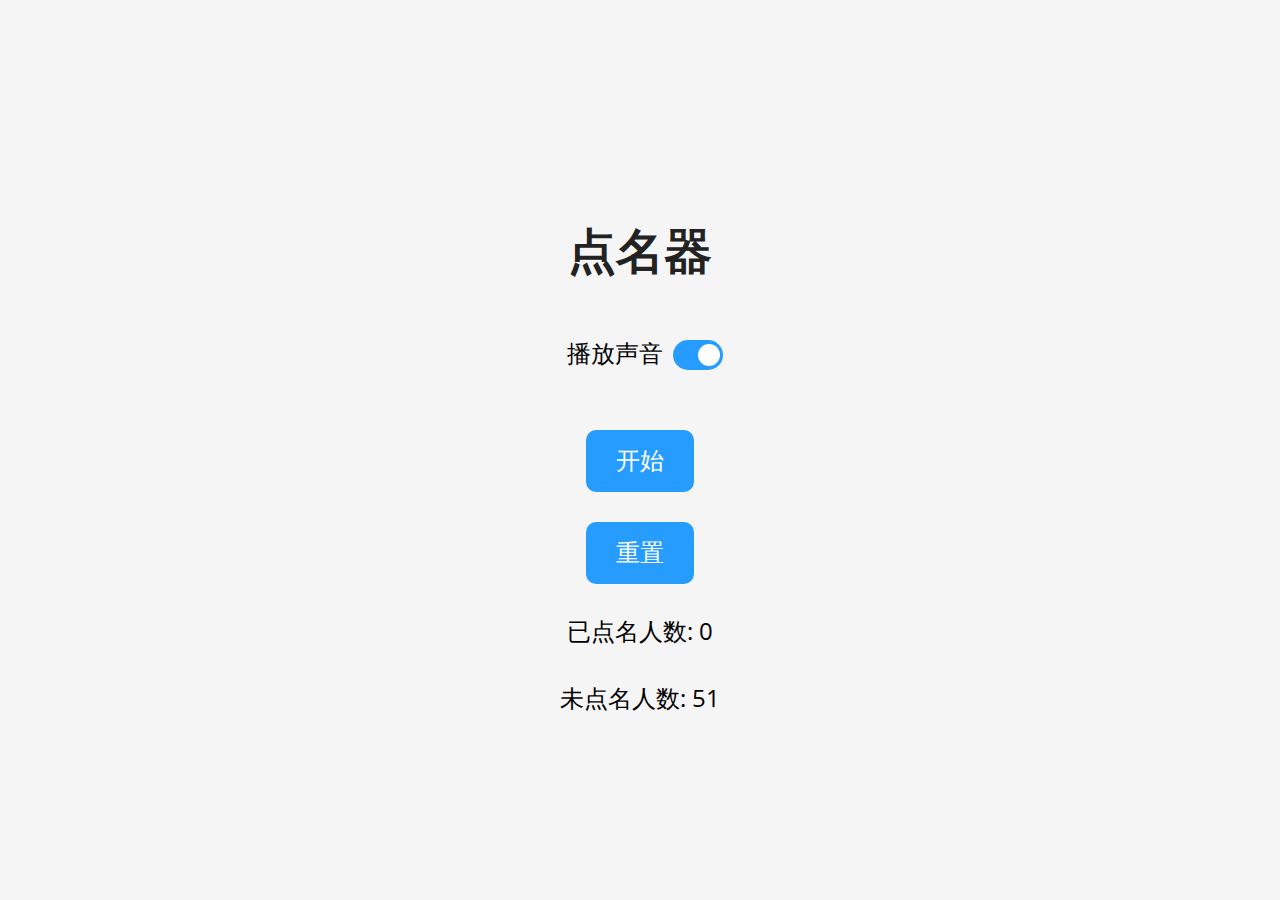
<file: index.html>
<!DOCTYPE html>
<html>

<head>
    <title>点名器</title>
    <meta name="viewport" content="width=device-width, initial-scale=1">
    <link rel="icon" href="favicon.png">
    <link href="https://fonts.googleapis.com/css2?family=Open+Sans:wght@400;700&display=swap" rel="stylesheet">

    <style>
        body,
        html {
            height: 100%;
            margin: 0;
            overflow: hidden;
        }

        body {
            background-color: #f5f5f5;
            text-align: center;
            display: flex;
            flex-direction: column;
            justify-content: center;
            align-items: center;
            height: 100vh;
            overflow: hidden;
            font-family: 'Open Sans', sans-serif;
        }

        h1 {
            color: #222;
            font-weight: bold;
            font-size: 48px;
        }

        #nameDisplay {
            font-size: 60px;
            margin-top: 30px;
        }

        #startButton,
        #resetButton {
            background-color: #279cff;
            color: white;
            border: none;
            padding: 15px 30px;
            text-align: center;
            text-decoration: none;
            display: inline-block;
            font-size: 24px;
            margin-top: 30px;
            transition: all 0.2s ease-in-out;
            border-radius: 10px;
            cursor: pointer;
        }

        #startButton:active,
        #resetButton:active {
            transform: scale(0.95);
        }

        #startButton.disabled,
        #resetButton.disabled {
            background-color: #ccc;
            cursor: not-allowed;
        }

        .switch-container {
            display: flex;
            align-items: center;
            margin-top: 20px;
        }

        .switch-label {
            margin: 0 10px;
            font-size: 24px;
            font-weight: normal;
        }

        .count-container {
            margin-top: 30px;
            font-size: 24px;
            text-align: center;
        }

        .switch {
            position: relative;
            display: inline-block;
            width: 50px;
            height: 30px;
            margin-top: 3px;
        }

        .switch input {
            opacity: 0;
            width: 0;
            height: 0;
        }

        .slider {
            position: absolute;
            cursor: pointer;
            top: 0;
            left: 0;
            right: 0;
            bottom: 0;
            background-color: #ddd;
            transition: .4s;
            border-radius: 15px;
        }

        .slider:before {
            position: absolute;
            content: "";
            height: 22px;
            width: 22px;
            left: 3.25px;
            bottom: 4px;
            background-color: white;
            transition: .4s;
            border-radius: 50%;
        }

        input:checked+.slider {
            background-color: #279cff;
        }

        input:focus+.slider {
            box-shadow: 0 0 1px #279cff;
        }

        input:checked+.slider:before {
            transform: translateX(22px);
        }

        /* The Modal (background) */
        .modal {
            display: none;
            position: fixed;
            z-index: 1;
            padding-top: 50px; /* 调整弹窗顶部距离 */
            left: 0;
            top: 0;
            width: 100%;
            height: 100%;
            overflow: auto;
            background-color: rgba(0, 0, 0, 0.4);
        }

        /* Modal Content */
        .modal-content {
            background-color: #fefefe;
            margin: 0 auto; /* 水平居中 */
            padding: 20px;
            border: 1px solid #888;
            width: 80%;
            max-height: 80%;
            overflow-y: auto;
            position: relative;
        }

        /* The Close Button */
        .close {
            color: #aaa;
            position: absolute;
            top: 10px;
            right: 20px;
            font-size: 28px;
            font-weight: bold;
            cursor: pointer;
        }

        .close:hover,
        .close:focus {
            color: black;
            text-decoration: none;
            cursor: pointer;
        }

        table {
            width: 100%;
            border-collapse: collapse;
            text-align: left; /* 设置表格内容左对齐 */
        }

        th,
        td {
            border: 1px solid #ddd;
            padding: 8px;
        }

        th {
            background-color: #f2f2f2;
        }
    </style>
</head>

<body>
    <script>
        let playSound = true;
        let playedNames = [];
        let allNames = [];
        let speakNames = [];
        const audio = new Audio('sound.mp3');

        // 读取名单文件
        async function readNames() {
            try {
                const [namesResponse, speakResponse] = await Promise.all([
                    fetch('names.txt'),
                    fetch('speak.txt')
                ]);

                allNames = (await namesResponse.text()).split('\n').map(name => name.trim()).filter(name => name !== "");

                if (speakResponse.ok) {
                    speakNames = (await speakResponse.text()).split('\n').map(name => name.trim()).filter(name => name !== "");
                } else {
                    speakNames = allNames;
                    console.log('无法找到speak.txt文件，使用names.txt代替');
                }
            } catch (error) {
                document.getElementById('playedCount').textContent = "加载失败";
                document.getElementById('remainingCount').textContent = "加载失败";
                alert('无法找到names.txt文件');
                document.getElementById('resetButton').disabled = true;
                return;
            }

            const startButton = document.getElementById('startButton');
            startButton.addEventListener('click', () => startRolling());
            updateCounts();
        }

        // 更新已点名和未点名人数
        function updateCounts() {
            document.getElementById('playedCount').textContent = playedNames.length;
            document.getElementById('remainingCount').textContent = allNames.length - playedNames.length;
        }

        // 朗读文本
        function speak(text) {
            if ('speechSynthesis' in window) {
                var utterance = new SpeechSynthesisUtterance(text);
                utterance.lang = 'zh-CN';
                window.speechSynthesis.speak(utterance);

                utterance.onerror = function (event) {
                    console.error('语音合成错误:', event);
                };
            } else {
                console.log('当前浏览器不支持语音合成。');
            }
        }

        // 开始滚动动画
        function startRolling() {
            const nameDisplay = document.getElementById('nameDisplay');
            const startButton = document.getElementById('startButton');
            const resetButton = document.getElementById('resetButton');
            startButton.disabled = true;
            startButton.classList.add('disabled');

            if (playedNames.length === allNames.length) {
                nameDisplay.textContent = "所有人已点完";
                startButton.disabled = true;
                startButton.classList.add('disabled');
            } else {
                if (playSound) {
                    audio.play();
                }
                let randomIndex, randomName;
                const rollInterval = setInterval(() => {
                    randomIndex = Math.floor(Math.random() * allNames.length);
                    randomName = allNames[randomIndex];
                    nameDisplay.textContent = randomName;
                }, 40);

                setTimeout(() => {
                    clearInterval(rollInterval);
                    // 防止重复
                    while (playedNames.includes(randomName)) {
                        randomIndex = Math.floor(Math.random() * allNames.length);
                        randomName = allNames[randomIndex];
                    }
                    playedNames.push(randomName);
                    console.log(playedNames.length + " " + randomName);
                    nameDisplay.textContent = randomName;
                    updateCounts();
                    startButton.disabled = false;
                    startButton.classList.remove('disabled');

                    const studentNumber = randomIndex + 1;
                    const counterName = 'nameL7-' + studentNumber;
                    fetch('https://counter-sever.jerryz.com.cn/counter?name=' + counterName)
                        .then(response => {
                        })
                        .catch(error => {
                            console.error('发送计数请求失败:', error);
                        });

                    if (playSound) {
                        audio.pause();
                        audio.currentTime = 0;
                        setTimeout(function () {
                            speak(speakNames[randomIndex]);
                        }, 200);
                    }
                }, Math.random() * 500 + 750);
            }
        }

        function resetRoll() {
            playedNames = [];
            const nameDisplay = document.getElementById('nameDisplay');
            nameDisplay.textContent = '';
            updateCounts();
            const startButton = document.getElementById('startButton');
            startButton.disabled = false;
            startButton.classList.remove('disabled');
        }

        // 显示弹窗
        function showPopup(contentHTML, titleText) {
            const popup = document.getElementById('popup');
            const popupTitle = document.getElementById('popupTitle');
            const popupContent = document.getElementById('popupContent');
            const closeBtn = document.querySelector('.close');

            // 设置标题
            popupTitle.innerHTML = titleText;

            // 设置内容
            popupContent.innerHTML = contentHTML;

            // 显示弹窗
            popup.style.display = 'block';

            // 关闭弹窗
            closeBtn.onclick = function () {
                popup.style.display = 'none';
            };

            // 点击弹窗外部关闭
            window.onclick = function (event) {
                if (event.target == popup) {
                    popup.style.display = 'none';
                }
            };
        }

        // 显示未点名总次数
        function showTotalCallCount() {
            fetch('https://counter-sever.jerryz.com.cn/json')
                .then(response => response.json())
                .then(data => {
                    // 计算所有以nameL7-开头的次数总和
                    const totalCount = data
                        .filter(item => item.name.startsWith('nameL7-'))
                        .reduce((sum, item) => sum + item.times, 0);

                    const title = `点名总次数：${totalCount}`;

                    // 创建表格
                    const table = document.createElement('table');

                    // 表头
                    const headerRow = document.createElement('tr');
                    ['学号', '姓名', '点名次数'].forEach(text => {
                        const th = document.createElement('th');
                        th.textContent = text;
                        headerRow.appendChild(th);
                    });
                    table.appendChild(headerRow);

                    // 遍历所有学生并显示点名次数
                    const rows = allNames.map((name, index) => {
                        const studentNumber = index + 1;
                        const counterName = 'nameL7-' + studentNumber;
                        const studentData = data.find(item => item.name === counterName);
                        const times = studentData ? studentData.times : 0;

                        const row = document.createElement('tr');

                        const tdNumber = document.createElement('td');
                        tdNumber.textContent = studentNumber;
                        row.appendChild(tdNumber);

                        const tdName = document.createElement('td');
                        tdName.textContent = name;
                        row.appendChild(tdName);

                        const tdTimes = document.createElement('td');
                        tdTimes.textContent = times;
                        row.appendChild(tdTimes);

                        return row;
                    });

                    rows.forEach(row => table.appendChild(row));

                    // 将表格转换为HTML字符串
                    const tableHTML = table.outerHTML;

                    showPopup(tableHTML, title);
                })
                .catch(error => {
                    console.error('无法获取点名次数数据:', error);
                    alert('无法获取点名次数数据');
                });
        }

        // 显示已点名名单
        function showPlayedNames() {
            fetch('https://counter-sever.jerryz.com.cn/json')
                .then(response => response.json())
                .then(data => {
                    const playedList = playedNames.map(name => {
                        const index = allNames.indexOf(name);
                        const studentNumber = index + 1;
                        const counterName = 'nameL7-' + studentNumber;
                        const studentData = data.find(item => item.name === counterName);
                        const times = studentData ? studentData.times : 0;

                        return {
                            name: name,
                            studentNumber: studentNumber,
                            times: times
                        };
                    });

                    // 最近点过的在最上面
                    playedList.reverse();

                    // 创建表格
                    const table = document.createElement('table');

                    // 表头
                    const headerRow = document.createElement('tr');
                    ['学号', '姓名', '点名次数'].forEach(text => {
                        const th = document.createElement('th');
                        th.textContent = text;
                        headerRow.appendChild(th);
                    });
                    table.appendChild(headerRow);

                    playedList.forEach(student => {
                        const row = document.createElement('tr');
                        [student.studentNumber, student.name, student.times].forEach(value => {
                            const td = document.createElement('td');
                            td.textContent = value;
                            row.appendChild(td);
                        });
                        table.appendChild(row);
                    });

                    const title = '已点名人数';
                    const tableHTML = table.outerHTML;

                    showPopup(tableHTML, title);
                })
                .catch(error => {
                    console.error('无法获取点名次数数据:', error);
                    alert('无法获取点名次数数据');
                });
        }

        // 页面加载完成后执行
        document.addEventListener('DOMContentLoaded', function () {
            readNames();
            const startButton = document.getElementById('startButton');
            const resetButton = document.getElementById('resetButton');
            const playSoundSwitch = document.getElementById('playSoundSwitch');
            playSoundSwitch.addEventListener('change', () => {
                playSound = playSoundSwitch.checked;
                audio.pause();
                audio.currentTime = 0;
            });
            resetButton.addEventListener('click', resetRoll);

            // 添加点击事件
            document.getElementById('played').addEventListener('click', showPlayedNames);
            document.getElementById('remaining').addEventListener('click', showTotalCallCount);

            // 检查浏览器是否支持Web Speech API
            if (!('speechSynthesis' in window)) {
                alert('抱歉，你的浏览器不支持Web Speech API');
            }
        });
    </script>
    <h1>点名器</h1>
    <div class="switch-container">
        <label class="switch-label">播放声音</label>
        <label class="switch">
            <input type="checkbox" id="playSoundSwitch" checked>
            <span class="slider round"></span>
        </label>
    </div>

    <div id="nameDisplay"></div>
    <button id="startButton">开始</button>
    <button id="resetButton" style="display: block;">重置</button>

    <div class="count-container">
        <span id="played" style="display: block; cursor: pointer;">已点名人数: <span id="playedCount">加载中...</span></span><br>
        <span id="remaining" style="display: block; cursor: pointer;">未点名人数: <span id="remainingCount">加载中...</span></span>
    </div>

    <!-- 弹窗 -->
    <div id="popup" class="modal">
        <div class="modal-content">
            <span class="close">&times;</span>
            <h2 id="popupTitle"></h2>
            <div id="popupContent"></div>
        </div>
    </div>
</body>

</html>
</file>
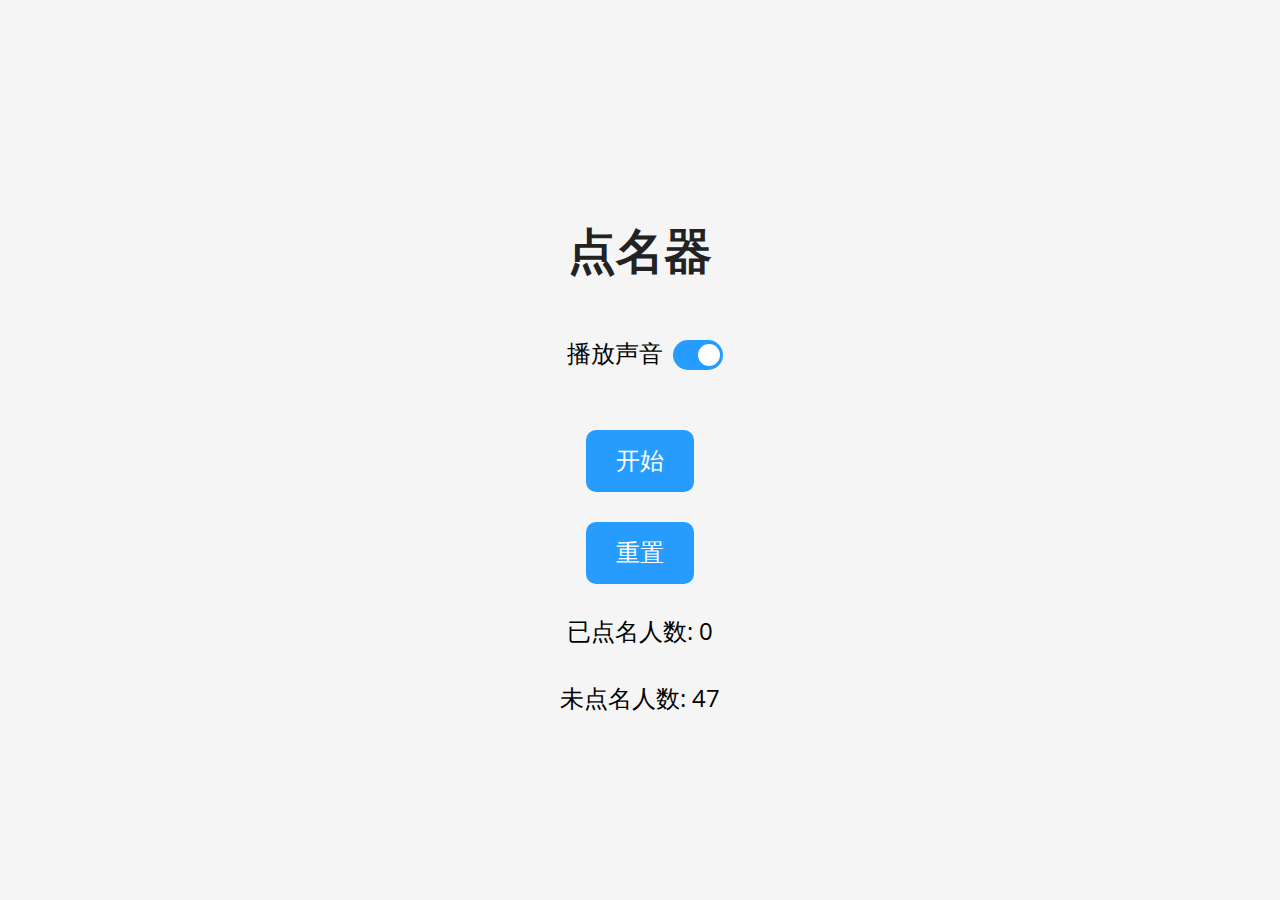
<file: 3.html>
<!DOCTYPE html>
<html>

<head>
    <title>点名器</title>
    <meta name="viewport" content="width=device-width, initial-scale=1">
    <link rel="icon" href="favicon.png">
    <link href="https://fonts.googleapis.com/css2?family=Open+Sans:wght@400;700&display=swap" rel="stylesheet">

    <style>
        body,
        html {
            height: 100%;
            margin: 0;
            overflow: hidden;
        }

        body {
            background-color: #f5f5f5;
            text-align: center;
            display: flex;
            flex-direction: column;
            justify-content: center;
            align-items: center;
            height: 100vh;
            overflow: hidden;
            font-family: 'Open Sans', sans-serif;
        }

        h1 {
            color: #222;
            font-weight: bold;
            font-size: 48px;
        }

        #nameDisplay {
            font-size: 60px;
            margin-top: 30px;
        }

        #startButton,
        #resetButton {
            background-color: #279cff;
            color: white;
            border: none;
            padding: 15px 30px;
            text-align: center;
            text-decoration: none;
            display: inline-block;
            font-size: 24px;
            margin-top: 30px;
            transition: all 0.2s ease-in-out;
            border-radius: 10px;
            cursor: pointer;
        }

        #startButton:active,
        #resetButton:active {
            transform: scale(0.95);
        }

        #startButton.disabled,
        #resetButton.disabled {
            background-color: #ccc;
            cursor: not-allowed;
        }

        .switch-container {
            display: flex;
            align-items: center;
            margin-top: 20px;
        }

        .switch-label {
            margin: 0 10px;
            font-size: 24px;
            font-weight: normal;
        }

        .count-container {
            margin-top: 30px;
            font-size: 24px;
            text-align: center;
        }

        .switch {
            position: relative;
            display: inline-block;
            width: 50px;
            height: 30px;
            margin-top: 3px;
        }

        .switch input {
            opacity: 0;
            width: 0;
            height: 0;
        }

        .slider {
            position: absolute;
            cursor: pointer;
            top: 0;
            left: 0;
            right: 0;
            bottom: 0;
            background-color: #ddd;
            transition: .4s;
            border-radius: 15px;
        }

        .slider:before {
            position: absolute;
            content: "";
            height: 22px;
            width: 22px;
            left: 3.25px;
            bottom: 4px;
            background-color: white;
            transition: .4s;
            border-radius: 50%;
        }

        input:checked+.slider {
            background-color: #279cff;
        }

        input:focus+.slider {
            box-shadow: 0 0 1px #279cff;
        }

        input:checked+.slider:before {
            transform: translateX(22px);
        }

        /* The Modal (background) */
        .modal {
            display: none;
            position: fixed;
            z-index: 1;
            padding-top: 50px; /* 调整弹窗顶部距离 */
            left: 0;
            top: 0;
            width: 100%;
            height: 100%;
            overflow: auto;
            background-color: rgba(0, 0, 0, 0.4);
        }

        /* Modal Content */
        .modal-content {
            background-color: #fefefe;
            margin: 0 auto; /* 水平居中 */
            padding: 20px;
            border: 1px solid #888;
            width: 80%;
            max-height: 80%;
            overflow-y: auto;
            position: relative;
        }

        /* The Close Button */
        .close {
            color: #aaa;
            position: absolute;
            top: 10px;
            right: 20px;
            font-size: 28px;
            font-weight: bold;
            cursor: pointer;
        }

        .close:hover,
        .close:focus {
            color: black;
            text-decoration: none;
            cursor: pointer;
        }

        table {
            width: 100%;
            border-collapse: collapse;
            text-align: left; /* 设置表格内容左对齐 */
        }

        th,
        td {
            border: 1px solid #ddd;
            padding: 8px;
        }

        th {
            background-color: #f2f2f2;
        }
    </style>
</head>

<body>
    <script>
        let playSound = true;
        let playedNames = [];
        let allNames = [
            "杜晨熙", "兰天", "段鎏", "彭仕浩", "王云庆", "李怡呈", "崔钰杭",
            "白瑞淞", "王术华", "马竟豪", "杨虎翼", "姚浩威", "晏振凌",
            "刘凌霄", "邓策元", "李浩民", "虞知杰", "黄培共之", "张杰",
            "李若熙", "余佳蓉", "宋张卉宜", "施佩含", "何研忻", "李孟萱",
            "夏语涵", "张丁予", "龙雨澄", "余晶晶", "李柯宜", "李佳",
            "邹舒羽", "严慧琳", "张宗娴", "解简如", "段锦言", "张素宁",
            "胡子珈", "陆宇希", "张誉可", "何璇", "刘彦孜", "张翊筠",
            "向芷瑶", "张馨月", "李沁哲", "李青诺"
        ];
        let speakNames = [...allNames]; 
        const audio = new Audio('sound.mp3');

        // 初始化
        function readNames() {
            const startButton = document.getElementById('startButton');
            startButton.addEventListener('click', () => startRolling());
            updateCounts();
        }

        // 更新已点名和未点名人数
        function updateCounts() {
            document.getElementById('playedCount').textContent = playedNames.length;
            document.getElementById('remainingCount').textContent = allNames.length - playedNames.length;
        }

        // 朗读文本
        function speak(text) {
            if ('speechSynthesis' in window) {
                var utterance = new SpeechSynthesisUtterance(text);
                utterance.lang = 'zh-CN';
                window.speechSynthesis.speak(utterance);

                utterance.onerror = function (event) {
                    console.error('语音合成错误:', event);
                };
            } else {
                console.log('当前浏览器不支持语音合成。');
            }
        }

        // 开始滚动动画
        function startRolling() {
            const nameDisplay = document.getElementById('nameDisplay');
            const startButton = document.getElementById('startButton');
            const resetButton = document.getElementById('resetButton');
            startButton.disabled = true;
            startButton.classList.add('disabled');

            if (playedNames.length === allNames.length) {
                nameDisplay.textContent = "所有人已点完";
                startButton.disabled = true;
                startButton.classList.add('disabled');
            } else {
                if (playSound) {
                    audio.play();
                }
                let randomIndex, randomName;
                const rollInterval = setInterval(() => {
                    randomIndex = Math.floor(Math.random() * allNames.length);
                    randomName = allNames[randomIndex];
                    nameDisplay.textContent = randomName;
                }, 40);

                setTimeout(() => {
                    clearInterval(rollInterval);
                    // 防止重复
                    while (playedNames.includes(randomName)) {
                        randomIndex = Math.floor(Math.random() * allNames.length);
                        randomName = allNames[randomIndex];
                    }
                    playedNames.push(randomName);
                    console.log(playedNames.length + " " + randomName);
                    nameDisplay.textContent = randomName;
                    updateCounts();
                    startButton.disabled = false;
                    startButton.classList.remove('disabled');

                    const studentNumber = randomIndex + 1;
                    const counterName = 'nameL3-' + studentNumber;
                    fetch('https://counter-sever.jerryz.com.cn/counter?name=' + counterName)
                        .then(response => {
                        })
                        .catch(error => {
                            console.error('发送计数请求失败:', error);
                        });

                    if (playSound) {
                        audio.pause();
                        audio.currentTime = 0;
                        setTimeout(function () {
                            speak(speakNames[randomIndex]);
                        }, 200);
                    }
                }, Math.random() * 500 + 750);
            }
        }

        function resetRoll() {
            playedNames = [];
            const nameDisplay = document.getElementById('nameDisplay');
            nameDisplay.textContent = '';
            updateCounts();
            const startButton = document.getElementById('startButton');
            startButton.disabled = false;
            startButton.classList.remove('disabled');
        }

        // 显示弹窗
        function showPopup(contentHTML, titleText) {
            const popup = document.getElementById('popup');
            const popupTitle = document.getElementById('popupTitle');
            const popupContent = document.getElementById('popupContent');
            const closeBtn = document.querySelector('.close');

            // 设置标题
            popupTitle.innerHTML = titleText;

            // 设置内容
            popupContent.innerHTML = contentHTML;

            // 显示弹窗
            popup.style.display = 'block';

            // 关闭弹窗
            closeBtn.onclick = function () {
                popup.style.display = 'none';
            };

            // 点击弹窗外部关闭
            window.onclick = function (event) {
                if (event.target == popup) {
                    popup.style.display = 'none';
                }
            };
        }

        // 显示未点名总次数
        function showTotalCallCount() {
            fetch('https://counter-sever.jerryz.com.cn/json')
                .then(response => response.json())
                .then(data => {
                    // 计算所有以nameL7-开头的次数总和
                    const totalCount = data
                        .filter(item => item.name.startsWith('nameL3-'))
                        .reduce((sum, item) => sum + item.times, 0);

                    const title = `点名总次数：${totalCount}`;

                    // 创建表格
                    const table = document.createElement('table');

                    // 表头
                    const headerRow = document.createElement('tr');
                    ['学号', '姓名', '点名次数'].forEach(text => {
                        const th = document.createElement('th');
                        th.textContent = text;
                        headerRow.appendChild(th);
                    });
                    table.appendChild(headerRow);

                    // 遍历所有学生并显示点名次数
                    const rows = allNames.map((name, index) => {
                        const studentNumber = index + 1;
                        const counterName = 'nameL3-' + studentNumber;
                        const studentData = data.find(item => item.name === counterName);
                        const times = studentData ? studentData.times : 0;

                        const row = document.createElement('tr');

                        const tdNumber = document.createElement('td');
                        tdNumber.textContent = studentNumber;
                        row.appendChild(tdNumber);

                        const tdName = document.createElement('td');
                        tdName.textContent = name;
                        row.appendChild(tdName);

                        const tdTimes = document.createElement('td');
                        tdTimes.textContent = times;
                        row.appendChild(tdTimes);

                        return row;
                    });

                    rows.forEach(row => table.appendChild(row));

                    // 将表格转换为HTML字符串
                    const tableHTML = table.outerHTML;

                    showPopup(tableHTML, title);
                })
                .catch(error => {
                    console.error('无法获取点名次数数据:', error);
                    alert('无法获取点名次数数据');
                });
        }

        // 显示已点名名单
        function showPlayedNames() {
            fetch('https://counter-sever.jerryz.com.cn/json')
                .then(response => response.json())
                .then(data => {
                    const playedList = playedNames.map(name => {
                        const index = allNames.indexOf(name);
                        const studentNumber = index + 1;
                        const counterName = 'nameL3-' + studentNumber;
                        const studentData = data.find(item => item.name === counterName);
                        const times = studentData ? studentData.times : 0;

                        return {
                            name: name,
                            studentNumber: studentNumber,
                            times: times
                        };
                    });

                    // 最近点过的在最上面
                    playedList.reverse();

                    // 创建表格
                    const table = document.createElement('table');

                    // 表头
                    const headerRow = document.createElement('tr');
                    ['学号', '姓名', '点名次数'].forEach(text => {
                        const th = document.createElement('th');
                        th.textContent = text;
                        headerRow.appendChild(th);
                    });
                    table.appendChild(headerRow);

                    playedList.forEach(student => {
                        const row = document.createElement('tr');
                        [student.studentNumber, student.name, student.times].forEach(value => {
                            const td = document.createElement('td');
                            td.textContent = value;
                            row.appendChild(td);
                        });
                        table.appendChild(row);
                    });

                    const title = '已点名人数';
                    const tableHTML = table.outerHTML;

                    showPopup(tableHTML, title);
                })
                .catch(error => {
                    console.error('无法获取点名次数数据:', error);
                    alert('无法获取点名次数数据');
                });
        }

        // 页面加载完成后执行
        document.addEventListener('DOMContentLoaded', function () {
            readNames();
            const startButton = document.getElementById('startButton');
            const resetButton = document.getElementById('resetButton');
            const playSoundSwitch = document.getElementById('playSoundSwitch');
            playSoundSwitch.addEventListener('change', () => {
                playSound = playSoundSwitch.checked;
                audio.pause();
                audio.currentTime = 0;
            });
            resetButton.addEventListener('click', resetRoll);

            // 添加点击事件
            document.getElementById('played').addEventListener('click', showPlayedNames);
            document.getElementById('remaining').addEventListener('click', showTotalCallCount);

            // 检查浏览器是否支持Web Speech API
            if (!('speechSynthesis' in window)) {
                alert('抱歉，你的浏览器不支持Web Speech API');
            }
        });
    </script>
    <h1>点名器</h1>
    <div class="switch-container">
        <label class="switch-label">播放声音</label>
        <label class="switch">
            <input type="checkbox" id="playSoundSwitch" checked>
            <span class="slider round"></span>
        </label>
    </div>

    <div id="nameDisplay"></div>
    <button id="startButton">开始</button>
    <button id="resetButton" style="display: block;">重置</button>

    <div class="count-container">
        <span id="played" style="display: block; cursor: pointer;">已点名人数: <span id="playedCount">加载中...</span></span><br>
        <span id="remaining" style="display: block; cursor: pointer;">未点名人数: <span id="remainingCount">加载中...</span></span>
    </div>

    <!-- 弹窗 -->
    <div id="popup" class="modal">
        <div class="modal-content">
            <span class="close">&times;</span>
            <h2 id="popupTitle"></h2>
            <div id="popupContent"></div>
        </div>
    </div>
</body>

</html>
</file>
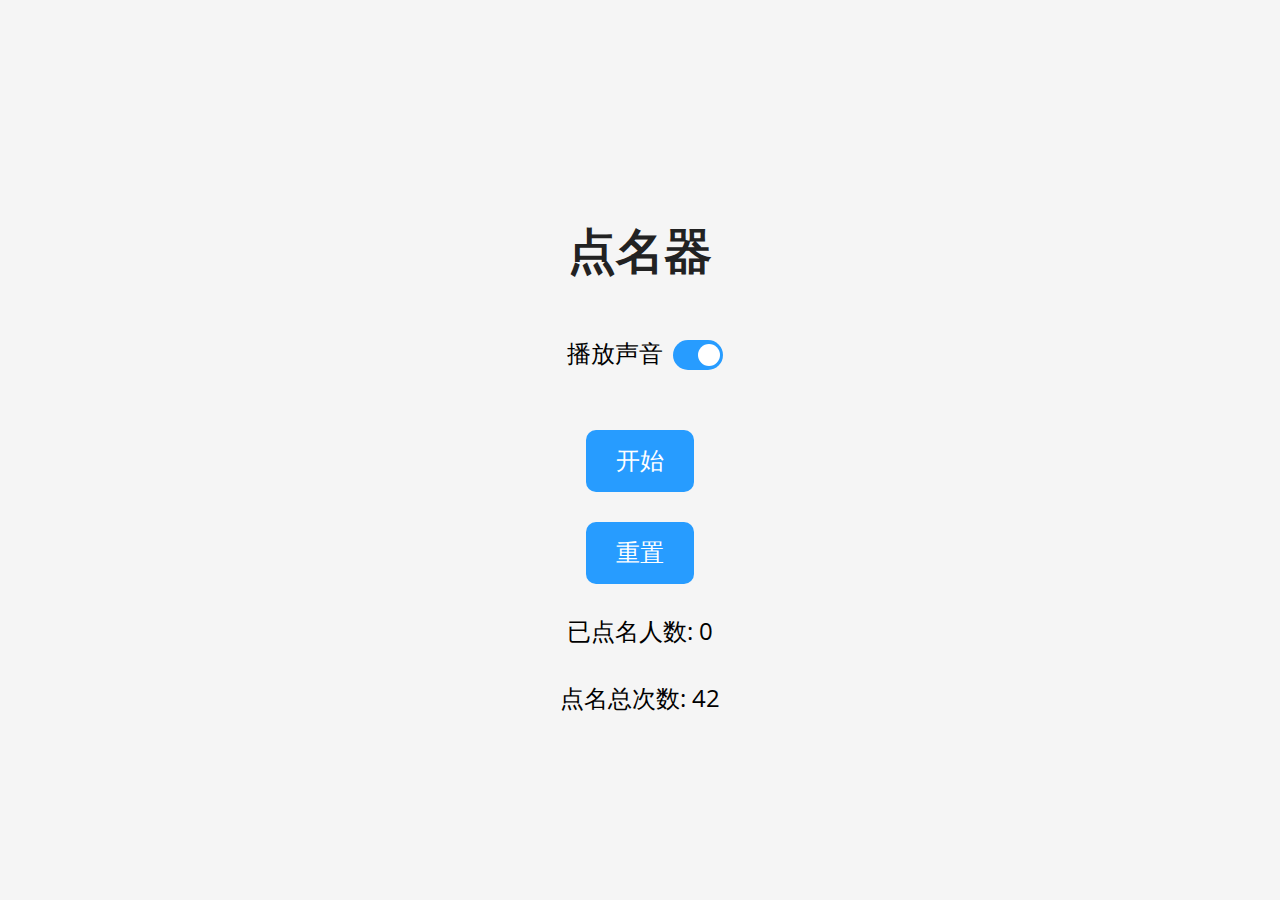
<file: 4.html>
<!DOCTYPE html>
<html>

<head>
    <title>点名器</title>
    <meta name="viewport" content="width=device-width, initial-scale=1">
    <link rel="icon" href="favicon.png">
    <link href="https://fonts.googleapis.com/css2?family=Open+Sans:wght@400;700&display=swap" rel="stylesheet">

    <style>
        body,
        html {
            height: 100%;
            margin: 0;
            overflow: hidden;
        }

        body {
            background-color: #f5f5f5;
            text-align: center;
            display: flex;
            flex-direction: column;
            justify-content: center;
            align-items: center;
            height: 100vh;
            overflow: hidden;
            font-family: 'Open Sans', sans-serif;
        }

        h1 {
            color: #222;
            font-weight: bold;
            font-size: 48px;
        }

        #nameDisplay {
            font-size: 60px;
            margin-top: 30px;
        }

        #startButton,
        #resetButton {
            background-color: #279cff;
            color: white;
            border: none;
            padding: 15px 30px;
            text-align: center;
            text-decoration: none;
            display: inline-block;
            font-size: 24px;
            margin-top: 30px;
            transition: all 0.2s ease-in-out;
            border-radius: 10px;
            cursor: pointer;
        }

        #startButton:active,
        #resetButton:active {
            transform: scale(0.95);
        }

        #startButton.disabled,
        #resetButton.disabled {
            background-color: #ccc;
            cursor: not-allowed;
        }

        .switch-container {
            display: flex;
            align-items: center;
            margin-top: 20px;
        }

        .switch-label {
            margin: 0 10px;
            font-size: 24px;
            font-weight: normal;
        }

        .count-container {
            margin-top: 30px;
            font-size: 24px;
            text-align: center;
        }

        .switch {
            position: relative;
            display: inline-block;
            width: 50px;
            height: 30px;
            margin-top: 3px;
        }

        .switch input {
            opacity: 0;
            width: 0;
            height: 0;
        }

        .slider {
            position: absolute;
            cursor: pointer;
            top: 0;
            left: 0;
            right: 0;
            bottom: 0;
            background-color: #ddd;
            transition: .4s;
            border-radius: 15px;
        }

        .slider:before {
            position: absolute;
            content: "";
            height: 22px;
            width: 22px;
            left: 3.25px;
            bottom: 4px;
            background-color: white;
            transition: .4s;
            border-radius: 50%;
        }

        input:checked+.slider {
            background-color: #279cff;
        }

        input:focus+.slider {
            box-shadow: 0 0 1px #279cff;
        }

        input:checked+.slider:before {
            transform: translateX(22px);
        }

        /* The Modal (background) */
        .modal {
            display: none;
            position: fixed;
            z-index: 1;
            padding-top: 50px; /* 调整弹窗顶部距离 */
            left: 0;
            top: 0;
            width: 100%;
            height: 100%;
            overflow: auto;
            background-color: rgba(0, 0, 0, 0.4);
        }

        /* Modal Content */
        .modal-content {
            background-color: #fefefe;
            margin: 0 auto; /* 水平居中 */
            padding: 20px;
            border: 1px solid #888;
            width: 80%;
            max-height: 80%;
            overflow-y: auto;
            position: relative;
        }

        /* The Close Button */
        .close {
            color: #aaa;
            position: absolute;
            top: 10px;
            right: 20px;
            font-size: 28px;
            font-weight: bold;
            cursor: pointer;
        }

        .close:hover,
        .close:focus {
            color: black;
            text-decoration: none;
            cursor: pointer;
        }

        table {
            width: 100%;
            border-collapse: collapse;
            text-align: left; /* 设置表格内容左对齐 */
        }

        th,
        td {
            border: 1px solid #ddd;
            padding: 8px;
        }

        th {
            background-color: #f2f2f2;
        }
    </style>
</head>

<body>
    <script>
        let playSound = true;
        let playedNames = [];
        let allNames = ["周心翊", "王诗涵", "李依静", "王晨希", "江乙冉", "曹铭轩", "杨蕊嘉", "谢馨怡", "古欣灵", "靳子璇", "饶修菡", "魏郁颖", "张馨元", "王宣仪", "陈彦君", "杨瑾涵", "袁子矞", "王竞悦", "易夕琳", "王怡蓉", "张楚涵", "易子入", "熊樱", "谭可馨", "朱芳钰", "李正娟", "程丹阳", "杨雨馨", "金姝含", "李思颖", "奔峻恺", "余芊蓉", "胡贲睿", "赵俊源", "应开济", "袁志和", "李奕岑", "孙道志", "杨景然", "李昱锦", "王薪源", "王贤智"];
        let speakNames = [...allNames]; 
        const audio = new Audio('sound.mp3');

        // 初始化
        function readNames() {
            const startButton = document.getElementById('startButton');
            startButton.addEventListener('click', () => startRolling());
            updateCounts();
        }

        // 更新已点名和未点名人数
        function updateCounts() {
            document.getElementById('playedCount').textContent = playedNames.length;
            document.getElementById('remainingCount').textContent = allNames.length - playedNames.length;
        }

        // 朗读文本
        function speak(text) {
            if ('speechSynthesis' in window) {
                var utterance = new SpeechSynthesisUtterance(text);
                utterance.lang = 'zh-CN';
                window.speechSynthesis.speak(utterance);

                utterance.onerror = function (event) {
                    console.error('语音合成错误:', event);
                };
            } else {
                console.log('当前浏览器不支持语音合成。');
            }
        }

        // 开始滚动动画
        function startRolling() {
            const nameDisplay = document.getElementById('nameDisplay');
            const startButton = document.getElementById('startButton');
            const resetButton = document.getElementById('resetButton');
            startButton.disabled = true;
            startButton.classList.add('disabled');

            if (playedNames.length === allNames.length) {
                nameDisplay.textContent = "所有人已点完";
                startButton.disabled = true;
                startButton.classList.add('disabled');
            } else {
                if (playSound) {
                    audio.play();
                }
                let randomIndex, randomName;
                const rollInterval = setInterval(() => {
                    randomIndex = Math.floor(Math.random() * allNames.length);
                    randomName = allNames[randomIndex];
                    nameDisplay.textContent = randomName;
                }, 40);

                setTimeout(() => {
                    clearInterval(rollInterval);
                    // 防止重复
                    while (playedNames.includes(randomName)) {
                        randomIndex = Math.floor(Math.random() * allNames.length);
                        randomName = allNames[randomIndex];
                    }
                    playedNames.push(randomName);
                    console.log(playedNames.length + " " + randomName);
                    nameDisplay.textContent = randomName;
                    updateCounts();
                    startButton.disabled = false;
                    startButton.classList.remove('disabled');

                    const studentNumber = randomIndex + 1;
                    const counterName = 'nameL4-' + studentNumber;
                    fetch('https://counter-sever.jerryz.com.cn/counter?name=' + counterName)
                        .then(response => {
                        })
                        .catch(error => {
                            console.error('发送计数请求失败:', error);
                        });

                    if (playSound) {
                        audio.pause();
                        audio.currentTime = 0;
                        setTimeout(function () {
                            speak(speakNames[randomIndex]);
                        }, 200);
                    }
                }, Math.random() * 500 + 750);
            }
        }

        function resetRoll() {
            playedNames = [];
            const nameDisplay = document.getElementById('nameDisplay');
            nameDisplay.textContent = '';
            updateCounts();
            const startButton = document.getElementById('startButton');
            startButton.disabled = false;
            startButton.classList.remove('disabled');
        }

        // 显示弹窗
        function showPopup(contentHTML, titleText) {
            const popup = document.getElementById('popup');
            const popupTitle = document.getElementById('popupTitle');
            const popupContent = document.getElementById('popupContent');
            const closeBtn = document.querySelector('.close');

            // 设置标题
            popupTitle.innerHTML = titleText;

            // 设置内容
            popupContent.innerHTML = contentHTML;

            // 显示弹窗
            popup.style.display = 'block';

            // 关闭弹窗
            closeBtn.onclick = function () {
                popup.style.display = 'none';
            };

            // 点击弹窗外部关闭
            window.onclick = function (event) {
                if (event.target == popup) {
                    popup.style.display = 'none';
                }
            };
        }

        // 显示未点名总次数
        function showTotalCallCount() {
            fetch('https://counter-sever.jerryz.com.cn/json')
                .then(response => response.json())
                .then(data => {
                    // 计算所有以nameL7-开头的次数总和
                    const totalCount = data
                        .filter(item => item.name.startsWith('nameL4-'))
                        .reduce((sum, item) => sum + item.times, 0);

                    const title = `点名总次数：${totalCount}`;

                    // 创建表格
                    const table = document.createElement('table');

                    // 表头
                    const headerRow = document.createElement('tr');
                    ['学号', '姓名', '点名次数'].forEach(text => {
                        const th = document.createElement('th');
                        th.textContent = text;
                        headerRow.appendChild(th);
                    });
                    table.appendChild(headerRow);

                    // 遍历所有学生并显示点名次数
                    const rows = allNames.map((name, index) => {
                        const studentNumber = index + 1;
                        const counterName = 'nameL7-' + studentNumber;
                        const studentData = data.find(item => item.name === counterName);
                        const times = studentData ? studentData.times : 0;

                        const row = document.createElement('tr');

                        const tdNumber = document.createElement('td');
                        tdNumber.textContent = studentNumber;
                        row.appendChild(tdNumber);

                        const tdName = document.createElement('td');
                        tdName.textContent = name;
                        row.appendChild(tdName);

                        const tdTimes = document.createElement('td');
                        tdTimes.textContent = times;
                        row.appendChild(tdTimes);

                        return row;
                    });

                    rows.forEach(row => table.appendChild(row));

                    // 将表格转换为HTML字符串
                    const tableHTML = table.outerHTML;

                    showPopup(tableHTML, title);
                })
                .catch(error => {
                    console.error('无法获取点名次数数据:', error);
                    alert('无法获取点名次数数据');
                });
        }

        // 显示已点名名单
        function showPlayedNames() {
            fetch('https://counter-sever.jerryz.com.cn/json')
                .then(response => response.json())
                .then(data => {
                    const playedList = playedNames.map(name => {
                        const index = allNames.indexOf(name);
                        const studentNumber = index + 1;
                        const counterName = 'nameL4-' + studentNumber;
                        const studentData = data.find(item => item.name === counterName);
                        const times = studentData ? studentData.times : 0;

                        return {
                            name: name,
                            studentNumber: studentNumber,
                            times: times
                        };
                    });

                    // 最近点过的在最上面
                    playedList.reverse();

                    // 创建表格
                    const table = document.createElement('table');

                    // 表头
                    const headerRow = document.createElement('tr');
                    ['学号', '姓名', '点名次数'].forEach(text => {
                        const th = document.createElement('th');
                        th.textContent = text;
                        headerRow.appendChild(th);
                    });
                    table.appendChild(headerRow);

                    playedList.forEach(student => {
                        const row = document.createElement('tr');
                        [student.studentNumber, student.name, student.times].forEach(value => {
                            const td = document.createElement('td');
                            td.textContent = value;
                            row.appendChild(td);
                        });
                        table.appendChild(row);
                    });

                    const title = '已点名人数';
                    const tableHTML = table.outerHTML;

                    showPopup(tableHTML, title);
                })
                .catch(error => {
                    console.error('无法获取点名次数数据:', error);
                    alert('无法获取点名次数数据');
                });
        }

        // 页面加载完成后执行
        document.addEventListener('DOMContentLoaded', function () {
            readNames();
            const startButton = document.getElementById('startButton');
            const resetButton = document.getElementById('resetButton');
            const playSoundSwitch = document.getElementById('playSoundSwitch');
            playSoundSwitch.addEventListener('change', () => {
                playSound = playSoundSwitch.checked;
                audio.pause();
                audio.currentTime = 0;
            });
            resetButton.addEventListener('click', resetRoll);

            // 添加点击事件
            document.getElementById('played').addEventListener('click', showPlayedNames);
            document.getElementById('remaining').addEventListener('click', showTotalCallCount);

            // 检查浏览器是否支持Web Speech API
            if (!('speechSynthesis' in window)) {
                alert('抱歉，你的浏览器不支持Web Speech API');
            }
        });
    </script>
    <h1>点名器</h1>
    <div class="switch-container">
        <label class="switch-label">播放声音</label>
        <label class="switch">
            <input type="checkbox" id="playSoundSwitch" checked>
            <span class="slider round"></span>
        </label>
    </div>

    <div id="nameDisplay"></div>
    <button id="startButton">开始</button>
    <button id="resetButton" style="display: block;">重置</button>

    <div class="count-container">
        <span id="played" style="display: block; cursor: pointer;">已点名人数: <span id="playedCount">加载中...</span></span><br>
        <span id="remaining" style="display: block; cursor: pointer;">点名总次数: <span id="remainingCount">加载中...</span></span>
    </div>

    <!-- 弹窗 -->
    <div id="popup" class="modal">
        <div class="modal-content">
            <span class="close">&times;</span>
            <h2 id="popupTitle"></h2>
            <div id="popupContent"></div>
        </div>
    </div>
</body>

</html>
</file>
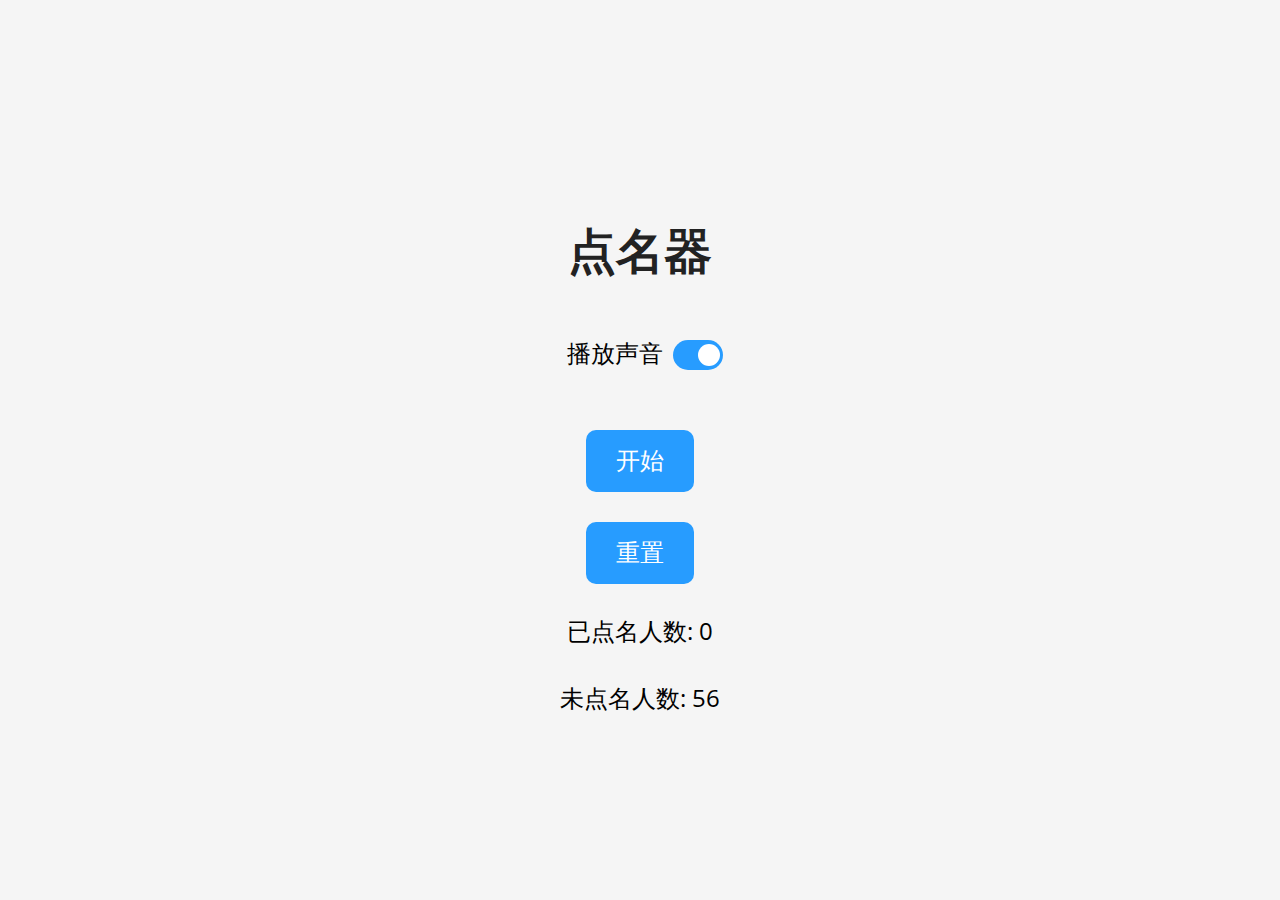
<file: 5.html>
<!DOCTYPE html>
<html>

<head>
    <title>点名器</title>
    <meta name="viewport" content="width=device-width, initial-scale=1">
    <link rel="icon" href="favicon.png">
    <link href="https://fonts.googleapis.com/css2?family=Open+Sans:wght@400;700&display=swap" rel="stylesheet">
    <style>
        body,
        html {
            height: 100%;
            margin: 0;
            overflow: hidden;
        }

        body {
            background-color: #f5f5f5;
            text-align: center;
            display: flex;
            flex-direction: column;
            justify-content: center;
            align-items: center;
            height: 100vh;
            overflow: hidden;
            font-family: 'Open Sans', sans-serif;
        }

        h1 {
            color: #222;
            font-weight: bold;
            font-size: 48px;
        }

        #nameDisplay {
            font-size: 60px;
            margin-top: 30px;
        }

        #startButton,
        #resetButton {
            background-color: #279cff;
            color: white;
            border: none;
            padding: 15px 30px;
            text-align: center;
            text-decoration: none;
            display: inline-block;
            font-size: 24px;
            margin-top: 30px;
            transition: all 0.2s ease-in-out;
            border-radius: 10px;
            cursor: pointer;
        }

        #startButton:active,
        #resetButton:active {
            transform: scale(0.95);
        }

        #startButton.disabled,
        #resetButton.disabled {
            background-color: #ccc;
            cursor: not-allowed;
        }

        .switch-container {
            display: flex;
            align-items: center;
            margin-top: 20px;
        }

        .switch-label {
            margin: 0 10px;
            font-size: 24px;
            font-weight: normal;
        }

        .count-container {
            margin-top: 30px;
            font-size: 24px;
        }

        .switch {
            position: relative;
            display: inline-block;
            width: 50px;
            height: 30px;
            margin-top: 3px;
        }

        .switch input {
            opacity: 0;
            width: 0;
            height: 0;
        }

        .slider {
            position: absolute;
            cursor: pointer;
            top: 0;
            left: 0;
            right: 0;
            bottom: 0;
            background-color: #ddd;
            transition: .4s;
            border-radius: 15px;
        }

        .slider:before {
            position: absolute;
            content: "";
            height: 22px;
            width: 22px;
            left: 3.25px;
            bottom: 4px;
            background-color: white;
            transition: .4s;
            border-radius: 50%;
        }

        input:checked+.slider {
            background-color: #279cff;
        }

        input:focus+.slider {
            box-shadow: 0 0 1px #279cff;
        }

        input:checked+.slider:before {
            transform: translateX(22px);
        }
    </style>
    </style>
</head>

<body>
    <script>
        let playSound = true;
        let playedNames = [];
        let allNames = [];
        var canRead;
        const audio = new Audio('sound.mp3');

        // 读取名单文件
        function readNames() {
            allNames = ["朱贞锦", "刘恒语", "张峻山", "马锐航", "李钰森", "程子译", "余行杰", "马益鸣", "李超", "李文豪", "张继仁", "罗文皓", "早钿韬", "程敬森", "张毓", "赵澄宇", "马一鸣", "张楷石", "谭智源", "徐梓钧", "张厚泽", "章宇哲", "王毓炜", "吴柏阳", "李宸宇", "臧叙成", "林泽楷", "杨土嘎", "郑雪明", "欧瑞捷", "赵一鸣", "赵婧希", "尹涵", "杨雨潼", "华晋颐", "廖昆淇", "罗媛馨", "杨梓翊", "杨馥菊", "薛涵予", "刘杨舒以", "孔得琬", "张丁予", "廖思邈", "赵安心", "王柳雅", "邓云", "肖靖瑶", "刘娅琪", "李卓芮", "张欣桐", "马瑗含", "杨书颖", "肖雅欣", "张书苑", "张书语"]
            const startButton = document.getElementById('startButton');
            startButton.addEventListener('click', () => startRolling());
            playedCount.textContent = playedNames.length;
            remainingCount.textContent = allNames.length - playedNames.length;
        }

        // 朗读文本
        function speak(text) {
            if (canRead) {
                var utterance = new SpeechSynthesisUtterance();
                utterance.text = text;
                utterance.lang = 'zh-CN';
                speechSynthesis.speak(utterance);
            }
        }

        // 开始滚动动画
        function startRolling() {
            const nameDisplay = document.getElementById('nameDisplay');
            const startButton = document.getElementById('startButton');
            const resetButton = document.getElementById('resetButton');
            startButton.disabled = true;
            startButton.classList.add('disabled');
            if (playedNames.length === allNames.length) {
                nameDisplay.textContent = "已点完";
            } else {
                if (playSound) {
                    audio.play();
                }
                let randomIndex, random
                const rollInterval = setInterval(() => {
                    randomIndex = Math.floor(Math.random() * allNames.length);
                    randomName = allNames[randomIndex];
                    nameDisplay.textContent = randomName;
                }, 40);
                setTimeout(() => {
                    clearInterval(rollInterval);
                        while (playedNames.includes(randomName)) {
                            randomIndex = Math.floor(Math.random() * allNames.length);
                            randomName = allNames[randomIndex];
                        }
                        playedNames.push(randomName);
                        console.log(playedNames.length + " " + randomName);
                        nameDisplay.textContent = randomName;
                        playedCount.textContent = playedNames.length;
                        remainingCount.textContent = allNames.length - playedNames.length;
                    startButton.disabled = false;
                    startButton.classList.remove('disabled');
                    if (playSound) {
                        audio.pause();
                        audio.currentTime = 0;
                        setTimeout(function () {
                            speak(randomName);
                        }, 200);
                    }
                }, Math.random() * 500 + 750);
            }
        }

        function resetRoll() {
            playedNames = [];
            const nameDisplay = document.getElementById('nameDisplay');
            nameDisplay.textContent = '';
            const resetButton = document.getElementById('resetButton');
            playedCount.textContent = playedNames.length;
            remainingCount.textContent = allNames.length - playedNames.length;
            startButton.disabled = false;
            startButton.classList.remove('disabled');
        }

        // 页面加载完成后执行
        document.addEventListener('DOMContentLoaded', function () {
            readNames();
            const startButton = document.getElementById('startButton');
            const resetButton = document.getElementById('resetButton');
            const playSoundSwitch = document.getElementById('playSoundSwitch');
            playSoundSwitch.addEventListener('change', () => {
                playSound = playSoundSwitch.checked;
                audio.pause();
                audio.currentTime = 0;
            });
            resetButton.addEventListener('click', resetRoll);

            // 检查浏览器是否支持Web Speech API
            if ('speechSynthesis' in window) {
                canRead = true;
                var utterance = new SpeechSynthesisUtterance();
            } else {
                canRead = false;
                alert('抱歉，你的浏览器不支持Web Speech API');
            }
        });
    </script>
    <h1>点名器</h1>
    <div class="switch-container">
        <label class="switch-label">播放声音</label>
        <label class="switch">
            <input type="checkbox" id="playSoundSwitch" checked>
            <span class="slider round"></span>
        </label>
    </div>

    <div id="nameDisplay"></div>
    <button id="startButton">开始</button>
    <button id="resetButton" style="display: block;">重置</button>

    <div class="count-container">
        <span id="played" style="display: block;">已点名人数: <span id="playedCount">加载中...</span></span><br>
        <span id="remaining" style="display: block;">未点名人数: <span id="remainingCount">加载中...</span></span>
    </div>
</body>

</html>
</file>
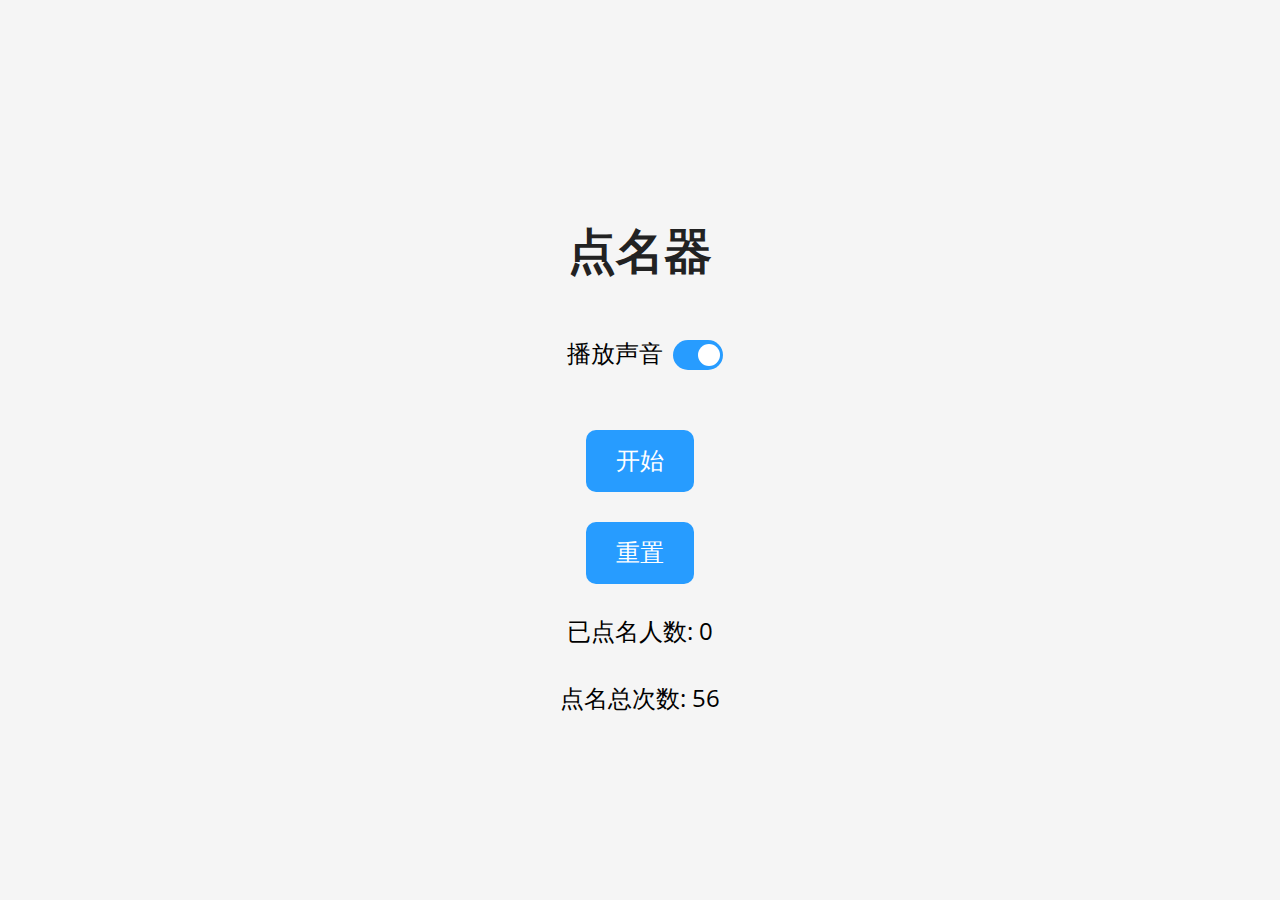
<file: 8.html>
<!DOCTYPE html>
<html>

<head>
    <title>点名器</title>
    <meta name="viewport" content="width=device-width, initial-scale=1">
    <link rel="icon" href="favicon.png">
    <link href="https://fonts.googleapis.com/css2?family=Open+Sans:wght@400;700&display=swap" rel="stylesheet">

    <style>
        body,
        html {
            height: 100%;
            margin: 0;
            overflow: hidden;
        }

        body {
            background-color: #f5f5f5;
            text-align: center;
            display: flex;
            flex-direction: column;
            justify-content: center;
            align-items: center;
            height: 100vh;
            overflow: hidden;
            font-family: 'Open Sans', sans-serif;
        }

        h1 {
            color: #222;
            font-weight: bold;
            font-size: 48px;
        }

        #nameDisplay {
            font-size: 60px;
            margin-top: 30px;
        }

        #startButton,
        #resetButton {
            background-color: #279cff;
            color: white;
            border: none;
            padding: 15px 30px;
            text-align: center;
            text-decoration: none;
            display: inline-block;
            font-size: 24px;
            margin-top: 30px;
            transition: all 0.2s ease-in-out;
            border-radius: 10px;
            cursor: pointer;
        }

        #startButton:active,
        #resetButton:active {
            transform: scale(0.95);
        }

        #startButton.disabled,
        #resetButton.disabled {
            background-color: #ccc;
            cursor: not-allowed;
        }

        .switch-container {
            display: flex;
            align-items: center;
            margin-top: 20px;
        }

        .switch-label {
            margin: 0 10px;
            font-size: 24px;
            font-weight: normal;
        }

        .count-container {
            margin-top: 30px;
            font-size: 24px;
            text-align: center;
        }

        .switch {
            position: relative;
            display: inline-block;
            width: 50px;
            height: 30px;
            margin-top: 3px;
        }

        .switch input {
            opacity: 0;
            width: 0;
            height: 0;
        }

        .slider {
            position: absolute;
            cursor: pointer;
            top: 0;
            left: 0;
            right: 0;
            bottom: 0;
            background-color: #ddd;
            transition: .4s;
            border-radius: 15px;
        }

        .slider:before {
            position: absolute;
            content: "";
            height: 22px;
            width: 22px;
            left: 3.25px;
            bottom: 4px;
            background-color: white;
            transition: .4s;
            border-radius: 50%;
        }

        input:checked+.slider {
            background-color: #279cff;
        }

        input:focus+.slider {
            box-shadow: 0 0 1px #279cff;
        }

        input:checked+.slider:before {
            transform: translateX(22px);
        }

        /* The Modal (background) */
        .modal {
            display: none;
            position: fixed;
            z-index: 1;
            padding-top: 50px; /* 调整弹窗顶部距离 */
            left: 0;
            top: 0;
            width: 100%;
            height: 100%;
            overflow: auto;
            background-color: rgba(0, 0, 0, 0.4);
        }

        /* Modal Content */
        .modal-content {
            background-color: #fefefe;
            margin: 0 auto; /* 水平居中 */
            padding: 20px;
            border: 1px solid #888;
            width: 80%;
            max-height: 80%;
            overflow-y: auto;
            position: relative;
        }

        /* The Close Button */
        .close {
            color: #aaa;
            position: absolute;
            top: 10px;
            right: 20px;
            font-size: 28px;
            font-weight: bold;
            cursor: pointer;
        }

        .close:hover,
        .close:focus {
            color: black;
            text-decoration: none;
            cursor: pointer;
        }

        table {
            width: 100%;
            border-collapse: collapse;
            text-align: left; /* 设置表格内容左对齐 */
        }

        th,
        td {
            border: 1px solid #ddd;
            padding: 8px;
        }

        th {
            background-color: #f2f2f2;
        }
    </style>
</head>

<body>
    <script>
        let playSound = true;
        let playedNames = [];
        let allNames = ["朱贞锦", "刘恒语", "张峻山", "马锐航", "李钰森", "程子译", "余行杰", "马益鸣", "李超", "李文豪", "张继仁", "罗文皓", "早钿韬", "程敬森", "张毓", "赵澄宇", "马一鸣", "张楷石", "谭智源", "徐梓钧", "张厚泽", "章宇哲", "王毓炜", "吴柏阳", "李宸宇", "臧叙成", "林泽楷", "杨土嘎", "郑雪明", "欧瑞捷", "赵一鸣", "赵婧希", "尹涵", "杨雨潼", "华晋颐", "廖昆淇", "罗媛馨", "杨梓翊", "杨馥菊", "薛涵予", "刘杨舒以", "孔得琬", "张丁予", "廖思邈", "赵安心", "王柳雅", "邓云", "肖靖瑶", "刘娅琪", "李卓芮", "张欣桐", "马瑗含", "杨书颖", "肖雅欣", "张书苑", "张书语"]
        let speakNames = [...allNames]; 
        const audio = new Audio('sound.mp3');

        // 初始化
        function readNames() {
            const startButton = document.getElementById('startButton');
            startButton.addEventListener('click', () => startRolling());
            updateCounts();
        }

        // 更新已点名和未点名人数
        function updateCounts() {
            document.getElementById('playedCount').textContent = playedNames.length;
            document.getElementById('remainingCount').textContent = allNames.length - playedNames.length;
        }

        // 朗读文本
        function speak(text) {
            if ('speechSynthesis' in window) {
                var utterance = new SpeechSynthesisUtterance(text);
                utterance.lang = 'zh-CN';
                window.speechSynthesis.speak(utterance);

                utterance.onerror = function (event) {
                    console.error('语音合成错误:', event);
                };
            } else {
                console.log('当前浏览器不支持语音合成。');
            }
        }

        // 开始滚动动画
        function startRolling() {
            const nameDisplay = document.getElementById('nameDisplay');
            const startButton = document.getElementById('startButton');
            const resetButton = document.getElementById('resetButton');
            startButton.disabled = true;
            startButton.classList.add('disabled');

            if (playedNames.length === allNames.length) {
                nameDisplay.textContent = "所有人已点完";
                startButton.disabled = true;
                startButton.classList.add('disabled');
            } else {
                if (playSound) {
                    audio.play();
                }
                let randomIndex, randomName;
                const rollInterval = setInterval(() => {
                    randomIndex = Math.floor(Math.random() * allNames.length);
                    randomName = allNames[randomIndex];
                    nameDisplay.textContent = randomName;
                }, 40);

                setTimeout(() => {
                    clearInterval(rollInterval);
                    // 防止重复
                    while (playedNames.includes(randomName)) {
                        randomIndex = Math.floor(Math.random() * allNames.length);
                        randomName = allNames[randomIndex];
                    }
                    playedNames.push(randomName);
                    console.log(playedNames.length + " " + randomName);
                    nameDisplay.textContent = randomName;
                    updateCounts();
                    startButton.disabled = false;
                    startButton.classList.remove('disabled');

                    const studentNumber = randomIndex + 1;
                    const counterName = 'nameL8-' + studentNumber;
                    fetch('https://counter-sever.jerryz.com.cn/counter?name=' + counterName)
                        .then(response => {
                        })
                        .catch(error => {
                            console.error('发送计数请求失败:', error);
                        });

                    if (playSound) {
                        audio.pause();
                        audio.currentTime = 0;
                        setTimeout(function () {
                            speak(speakNames[randomIndex]);
                        }, 200);
                    }
                }, Math.random() * 500 + 750);
            }
        }

        function resetRoll() {
            playedNames = [];
            const nameDisplay = document.getElementById('nameDisplay');
            nameDisplay.textContent = '';
            updateCounts();
            const startButton = document.getElementById('startButton');
            startButton.disabled = false;
            startButton.classList.remove('disabled');
        }

        // 显示弹窗
        function showPopup(contentHTML, titleText) {
            const popup = document.getElementById('popup');
            const popupTitle = document.getElementById('popupTitle');
            const popupContent = document.getElementById('popupContent');
            const closeBtn = document.querySelector('.close');

            // 设置标题
            popupTitle.innerHTML = titleText;

            // 设置内容
            popupContent.innerHTML = contentHTML;

            // 显示弹窗
            popup.style.display = 'block';

            // 关闭弹窗
            closeBtn.onclick = function () {
                popup.style.display = 'none';
            };

            // 点击弹窗外部关闭
            window.onclick = function (event) {
                if (event.target == popup) {
                    popup.style.display = 'none';
                }
            };
        }

        // 显示未点名总次数
        function showTotalCallCount() {
            fetch('https://counter-sever.jerryz.com.cn/json')
                .then(response => response.json())
                .then(data => {
                    // 计算所有以nameL8-开头的次数总和
                    const totalCount = data
                        .filter(item => item.name.startsWith('nameL8-'))
                        .reduce((sum, item) => sum + item.times, 0);

                    const title = `点名总次数：${totalCount}`;

                    // 创建表格
                    const table = document.createElement('table');

                    // 表头
                    const headerRow = document.createElement('tr');
                    ['学号', '姓名', '点名次数'].forEach(text => {
                        const th = document.createElement('th');
                        th.textContent = text;
                        headerRow.appendChild(th);
                    });
                    table.appendChild(headerRow);

                    // 遍历所有学生并显示点名次数
                    const rows = allNames.map((name, index) => {
                        const studentNumber = index + 1;
                        const counterName = 'nameL8-' + studentNumber;
                        const studentData = data.find(item => item.name === counterName);
                        const times = studentData ? studentData.times : 0;

                        const row = document.createElement('tr');

                        const tdNumber = document.createElement('td');
                        tdNumber.textContent = studentNumber;
                        row.appendChild(tdNumber);

                        const tdName = document.createElement('td');
                        tdName.textContent = name;
                        row.appendChild(tdName);

                        const tdTimes = document.createElement('td');
                        tdTimes.textContent = times;
                        row.appendChild(tdTimes);

                        return row;
                    });

                    rows.forEach(row => table.appendChild(row));

                    // 将表格转换为HTML字符串
                    const tableHTML = table.outerHTML;

                    showPopup(tableHTML, title);
                })
                .catch(error => {
                    console.error('无法获取点名次数数据:', error);
                    alert('无法获取点名次数数据');
                });
        }

        // 显示已点名名单
        function showPlayedNames() {
            fetch('https://counter-sever.jerryz.com.cn/json')
                .then(response => response.json())
                .then(data => {
                    const playedList = playedNames.map(name => {
                        const index = allNames.indexOf(name);
                        const studentNumber = index + 1;
                        const counterName = 'nameL8-' + studentNumber;
                        const studentData = data.find(item => item.name === counterName);
                        const times = studentData ? studentData.times : 0;

                        return {
                            name: name,
                            studentNumber: studentNumber,
                            times: times
                        };
                    });

                    // 最近点过的在最上面
                    playedList.reverse();

                    // 创建表格
                    const table = document.createElement('table');

                    // 表头
                    const headerRow = document.createElement('tr');
                    ['学号', '姓名', '点名次数'].forEach(text => {
                        const th = document.createElement('th');
                        th.textContent = text;
                        headerRow.appendChild(th);
                    });
                    table.appendChild(headerRow);

                    playedList.forEach(student => {
                        const row = document.createElement('tr');
                        [student.studentNumber, student.name, student.times].forEach(value => {
                            const td = document.createElement('td');
                            td.textContent = value;
                            row.appendChild(td);
                        });
                        table.appendChild(row);
                    });

                    const title = '已点名人数';
                    const tableHTML = table.outerHTML;

                    showPopup(tableHTML, title);
                })
                .catch(error => {
                    console.error('无法获取点名次数数据:', error);
                    alert('无法获取点名次数数据');
                });
        }

        // 页面加载完成后执行
        document.addEventListener('DOMContentLoaded', function () {
            readNames();
            const startButton = document.getElementById('startButton');
            const resetButton = document.getElementById('resetButton');
            const playSoundSwitch = document.getElementById('playSoundSwitch');
            playSoundSwitch.addEventListener('change', () => {
                playSound = playSoundSwitch.checked;
                audio.pause();
                audio.currentTime = 0;
            });
            resetButton.addEventListener('click', resetRoll);

            // 添加点击事件
            document.getElementById('played').addEventListener('click', showPlayedNames);
            document.getElementById('remaining').addEventListener('click', showTotalCallCount);

            // 检查浏览器是否支持Web Speech API
            if (!('speechSynthesis' in window)) {
                alert('抱歉，你的浏览器不支持Web Speech API');
            }
        });
    </script>
    <h1>点名器</h1>
    <div class="switch-container">
        <label class="switch-label">播放声音</label>
        <label class="switch">
            <input type="checkbox" id="playSoundSwitch" checked>
            <span class="slider round"></span>
        </label>
    </div>

    <div id="nameDisplay"></div>
    <button id="startButton">开始</button>
    <button id="resetButton" style="display: block;">重置</button>

    <div class="count-container">
        <span id="played" style="display: block; cursor: pointer;">已点名人数: <span id="playedCount">加载中...</span></span><br>
        <span id="remaining" style="display: block; cursor: pointer;">点名总次数: <span id="remainingCount">加载中...</span></span>
    </div>

    <!-- 弹窗 -->
    <div id="popup" class="modal">
        <div class="modal-content">
            <span class="close">&times;</span>
            <h2 id="popupTitle"></h2>
            <div id="popupContent"></div>
        </div>
    </div>
</body>

</html>
</file>
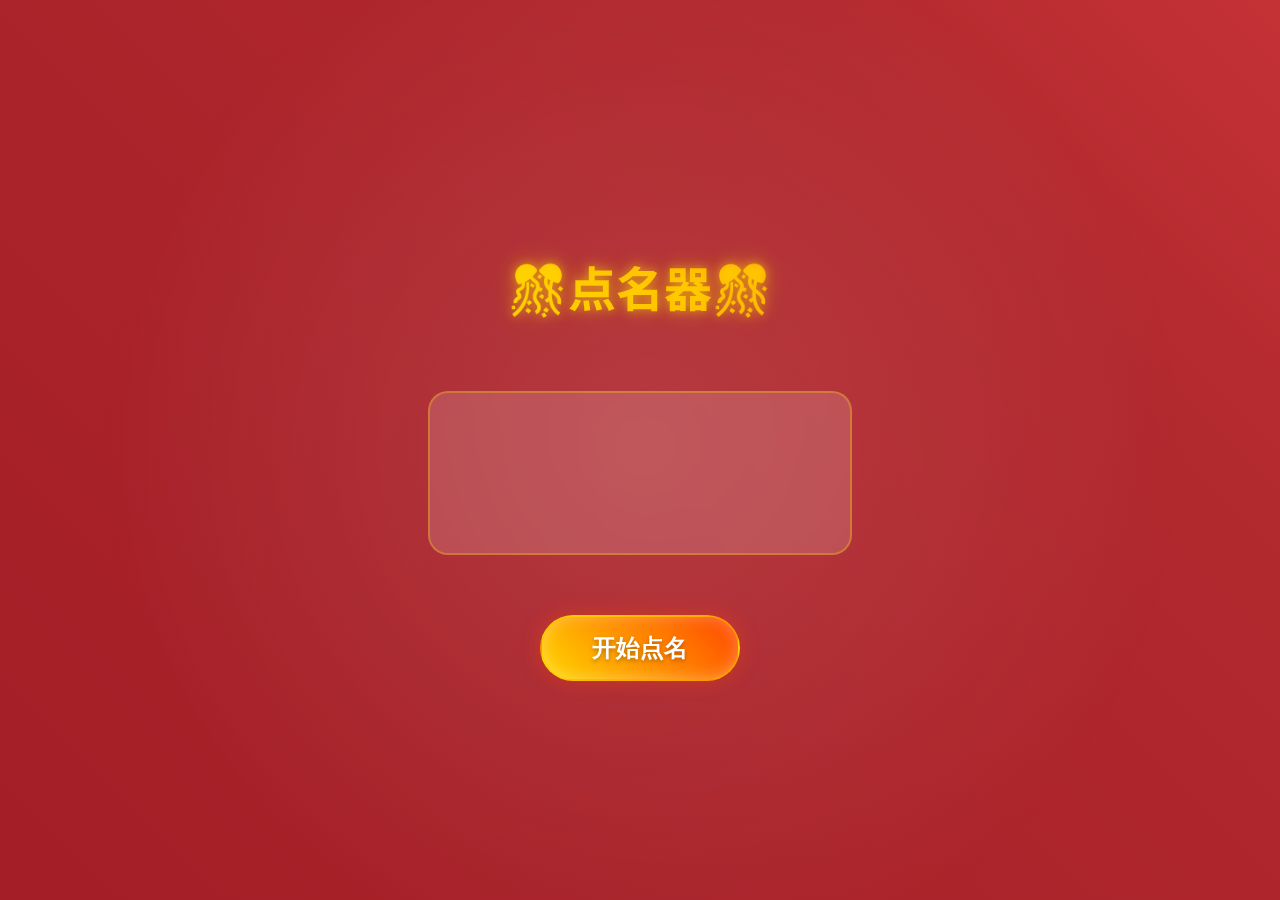
<file: ny.html>
<!DOCTYPE html>
<html>

<head>
    <title>元旦特别版点名器</title>
    <meta name="viewport" content="width=device-width, initial-scale=1">
    <link rel="icon" href="favicon.png">
    <link href="https://fonts.googleapis.com/css2?family=Noto+Sans+SC:wght@400;700&display=swap" rel="stylesheet">
    <style>
        body,
        html {
            height: 100%;
            margin: 0;
            overflow: hidden;
            background: linear-gradient(45deg,
            #c72c41, /* 大红色 */
            #9e1a24, /* 朱砂红 */
            #b2292e, /* 枣红 */
            #ff4d4f, /* 年画红 */
            #a22041 /* 紫红 */
    );
            background-size: 400% 400%;
            animation: gradientBG 15s ease infinite;
            font-family: 'Noto Sans SC', sans-serif;
        }

        /* 添加渐变动画 */
        @keyframes gradientBG {
            0% {
                background-position: 0% 50%;
            }

            50% {
                background-position: 100% 50%;
            }

            100% {
                background-position: 0% 50%;
            }
        }

        /* 添加星光效果 */
        .stars {
            position: fixed;
            top: 0;
            left: 0;
            width: 100%;
            height: 100%;
            pointer-events: none;
            background: transparent;
        }

        .star {
            position: absolute;
            width: 2px;
            height: 2px;
            background: #fff;
            border-radius: 50%;
            opacity: 0;
            animation: twinkle 1s infinite;
        }

        @keyframes twinkle {

            0%,
            100% {
                opacity: 0;
            }

            50% {
                opacity: 1;
            }
        }

        /* 添加模糊光晕效果 */
        .container::before {
            content: '';
            position: absolute;
            top: 0;
            left: 0;
            right: 0;
            bottom: 0;
            background: radial-gradient(circle at center,
                    rgba(255, 255, 255, 0.1) 0%,
                    rgba(255, 255, 255, 0) 70%);
            pointer-events: none;
        }


        .container {
            position: relative;
            text-align: center;
            display: flex;
            flex-direction: column;
            justify-content: center;
            align-items: center;
            height: 100vh;
            z-index: 1;
        }

        @keyframes ascend {
            0% {
                transform: translateY(100vh);
                opacity: 1;
            }

            100% {
                transform: translateY(20vh);
                opacity: 1;
            }
        }

        .firework {
            position: absolute;
            width: 10px;
            height: 10px;
            border-radius: 50%;
        }

        .ascending {
            animation: ascend 1.5s ease-out forwards;
        }

        .spark {
            position: absolute;
            width: 5px;
            height: 5px;
            animation: spark 1.5s ease-out forwards;
            border-radius: 50%;
        }

        @keyframes spark {
            0% {
                transform: translate(0, 0) scale(1);
                opacity: 1;
            }

            100% {
                transform: translate(var(--tx), var(--ty)) scale(0);
                opacity: 0;
            }
        }

        @keyframes snowfall {
            0% {
                transform: translateY(-10vh) translateX(0);
                opacity: 1;
            }

            100% {
                transform: translateY(100vh) translateX(100px);
                opacity: 0;
            }
        }

        .snowflake {
            color: #fff;
            font-size: 2em;
            font-family: Arial;
            text-shadow: 0 0 5px #000;
            position: fixed;
            top: -50px;
        }

        @keyframes slide {
            from {
                background-position: 0 0;
            }

            to {
                background-position: -100% 0;
            }
        }

        @keyframes swing {

            0%,
            100% {
                transform: rotate(-5deg);
            }

            50% {
                transform: rotate(5deg);
            }
        }

        h1 {
            color: #FFD700;
            font-weight: bold;
            font-size: 48px;
            text-shadow: 0 0 10px rgba(255, 215, 0, 0.5),
                0 0 20px rgba(255, 215, 0, 0.3),
                0 0 30px rgba(255, 215, 0, 0.2);
            margin-bottom: 40px;
            background: linear-gradient(45deg, #FFD700, #FFA500);
            -webkit-background-clip: text;
            -webkit-text-fill-color: transparent;
            position: relative;
        }

        #nameDisplay {
            font-size: 60px;
            margin: 30px;
            color: #fff;
            text-shadow: 0 0 20px rgba(255, 255, 255, 0.8);
            background: rgba(255, 255, 255, 0.15);
            padding: 30px 60px;
            border-radius: 20px;
            backdrop-filter: blur(10px);
            min-width: 300px;
            min-height: 100px;
            display: flex;
            align-items: center;
            justify-content: center;
            border: 2px solid rgba(255, 215, 0, 0.3);
            transition: all 0.3s ease;
        }

        #nameDisplay.highlight {
            transform: scale(1.1);
            background: rgba(255, 215, 0, 0.2);
            border-color: rgba(255, 215, 0, 0.8);
        }

        #startButton {
            background: linear-gradient(45deg, #FFD700, #FF4500);
            box-shadow: 0 0 20px rgba(255, 69, 0, 0.4),
                inset 0 0 15px rgba(255, 255, 255, 0.3);
            border: 2px solid rgba(255, 215, 0, 0.5);
            text-shadow: 0 2px 4px rgba(0, 0, 0, 0.3);
            color: #fff;
            padding: 15px 50px;
            text-align: center;
            text-decoration: none;
            display: inline-block;
            font-size: 24px;
            margin-top: 30px;
            transition: all 0.3s ease-in-out;
            border-radius: 50px;
            cursor: pointer;
            font-weight: bold;
            position: relative;
            overflow: hidden;
        }

        #startButton:hover {
            transform: scale(1.05);
            box-shadow: 0 0 30px rgba(255, 69, 0, 0.6);
        }

        #startButton:active {
            transform: scale(0.95);
        }

        #startButton.disabled {
            background: #666;
            cursor: not-allowed;
            box-shadow: none;
        }

        .title-decoration {
            font-size: 24px;
            color: #FFD700;
            margin: 0 10px;
            display: inline-block;
            animation: sparkle 1.5s ease-in-out infinite;
        }

        @keyframes sparkle {

            0%,
            100% {
                transform: scale(1);
                opacity: 1;
            }

            50% {
                transform: scale(1.2);
                opacity: 0.8;
            }
        }

        .firework-container {
            position: fixed;
            top: 0;
            left: 0;
            width: 100%;
            height: 100%;
            pointer-events: none;
            z-index: 0;
        }
    </style>
</head>

<body>
    <div class="stars"></div>
    <div class="container">
        <h1><span class="title-decoration"></span>🎊点名器🎊<span class="title-decoration"></span></h1>
        <div id="nameDisplay"></div>
        <button id="startButton">开始点名</button>
    </div>
    <div class="firework-container"></div>

    <script>
        let currentInterval = null;
        let currentTimeout = null;

        function createSnowflakes() {
            const snowflakes = ['❄', '❅', '❆', '❉', '❊'];
            const container = document.querySelector('.container');

            setInterval(() => {
                const snowflake = document.createElement('div');
                snowflake.className = 'snowflake';
                snowflake.style.left = Math.random() * 100 + 'vw';
                snowflake.style.animationDuration = Math.random() * 3 + 2 + 's';
                snowflake.style.opacity = Math.random();
                snowflake.innerHTML = snowflakes[Math.floor(Math.random() * snowflakes.length)];
                snowflake.style.animation = 'snowfall linear';
                snowflake.style.animationDuration = Math.random() * 3 + 2 + 's';

                container.appendChild(snowflake);

                setTimeout(() => {
                    snowflake.remove();
                }, 5000);
            }, 400);
        }

        const audio = new Audio('sound.mp3');
        const allNames = [
            "陈弈仁", "卿高翔", "朱子言", "万瑞辰", "刘宇", "付子灏", "陈思齐", "王周骏",
            "贺昱玮", "张晏阳", "高博杨", "吕焌华", "潘高锐", "吴嘉镱", "张哲瑀",
            "康陈琛", "汪轩羽", "钟心", "段景译", "陈思成", "沈乐", "李正灿", "武伯昂",
            "樊尉然", "李梓贤", "万昱成", "李昀臻", "何厚辰", "易畅", "黄胤淇", "吴昊宸",
            "胡恒搏", "尹致尧", "李叙徵", "王若锦", "徐德杉", "马昕玥", "孙婉宸", "周玥梦",
            "杨莞儿", "方异霖", "茹奕", "苏禹蒙", "钱然", "赵梓越", "李李滟", "郭思宜",
            "毛秋童", "李梓贝", "周瑾", "孔雯暄", "张语萱", "孟薇", "张程程", "肖雅月", "刘学万", 
            "班长", "劳动委员", "宣传委员", "文艺委员", "语文课代表", "数学课代表", "英语课代表", "物理课代表", "化学课代表", "生物课代表", "政治课代表", "信息课代表", "通用课代表", "体育委员"
        ];

        function createSparks(x, fireworkContainer, topY) {
            const colors = ['#ff0', '#f0f', '#0ff', '#ff4500', '#7fff00'];
            const sparkCount = 50;
            for (let i = 0; i < sparkCount; i++) {
                const spark = document.createElement('div');
                spark.className = 'spark';
                spark.style.left = x + 'px';
                spark.style.top = topY + 'px';
                spark.style.backgroundColor = colors[Math.floor(Math.random() * colors.length)];

                const angle = (i * 360 / sparkCount) * Math.PI / 180;
                const velocity = 150 + Math.random() * 100;
                spark.style.setProperty('--tx', Math.cos(angle) * velocity + 'px');
                spark.style.setProperty('--ty', Math.sin(angle) * velocity + 'px');

                fireworkContainer.appendChild(spark);

                spark.addEventListener('animationend', () => {
                    spark.remove();
                });
            }
        }

        function createFirework() {
            const colors = ['#ff0', '#f0f', '#0ff', '#ff4500', '#7fff00'];
            const fireworkContainer = document.querySelector('.firework-container');
            const x = Math.random() * window.innerWidth;
            const firework = document.createElement('div');
            firework.className = 'firework ascending';
            firework.style.left = x + 'px';
            firework.style.backgroundColor = colors[Math.floor(Math.random() * colors.length)];
            fireworkContainer.appendChild(firework);


            // 等火箭到达最高点后再绽放
            firework.addEventListener('animationend', () => {
                createSparks(x, fireworkContainer, window.innerHeight * 0.2);
                firework.remove();
            });
        }

        function startRolling() {
            if (currentInterval) {
                clearInterval(currentInterval);
                currentInterval = null;
            }
            if (currentTimeout) {
                clearTimeout(currentTimeout);
                currentTimeout = null;
            }

            const nameDisplay = document.getElementById('nameDisplay');
            const startButton = document.getElementById('startButton');
            startButton.disabled = true;
            startButton.classList.add('disabled');
            nameDisplay.classList.remove('highlight');

            audio.currentTime = 0;
            audio.play();

            console.log(`总人数：${allNames.length}人`);

            let randomName;
            currentInterval = setInterval(() => {
                randomName = allNames[Math.floor(Math.random() * allNames.length)];
                nameDisplay.textContent = randomName;
            }, 40);

            currentTimeout = setTimeout(() => {
                clearInterval(currentInterval);
                currentInterval = null;
                audio.pause();
                audio.currentTime = 0;
                nameDisplay.textContent = randomName;
                nameDisplay.classList.add('highlight');
                startButton.disabled = false;
                startButton.classList.remove('disabled');
                console.log(`✨ 抽中：${randomName}`);

                // 创建更多烟花
                for (let i = 0; i < 8; i++) {
                    setTimeout(() => {
                        createFirework();
                    }, i * 500);
                }
            }, Math.random() * 800 + 800);
        }

        function createStars() {
            const starsContainer = document.querySelector('.stars');
            const starCount = 100;

            for (let i = 0; i < starCount; i++) {
                const star = document.createElement('div');
                star.className = 'star';
                star.style.left = `${Math.random() * 100}%`;
                star.style.top = `${Math.random() * 100}%`;
                star.style.animationDelay = `${Math.random() * 1}s`;
                starsContainer.appendChild(star);
            }
        }

        document.addEventListener('DOMContentLoaded', function () {
            const startButton = document.getElementById('startButton');
            startButton.addEventListener('click', startRolling);
            createSnowflakes();
            createStars();
        });
    </script>
</body>

</html>
</file>
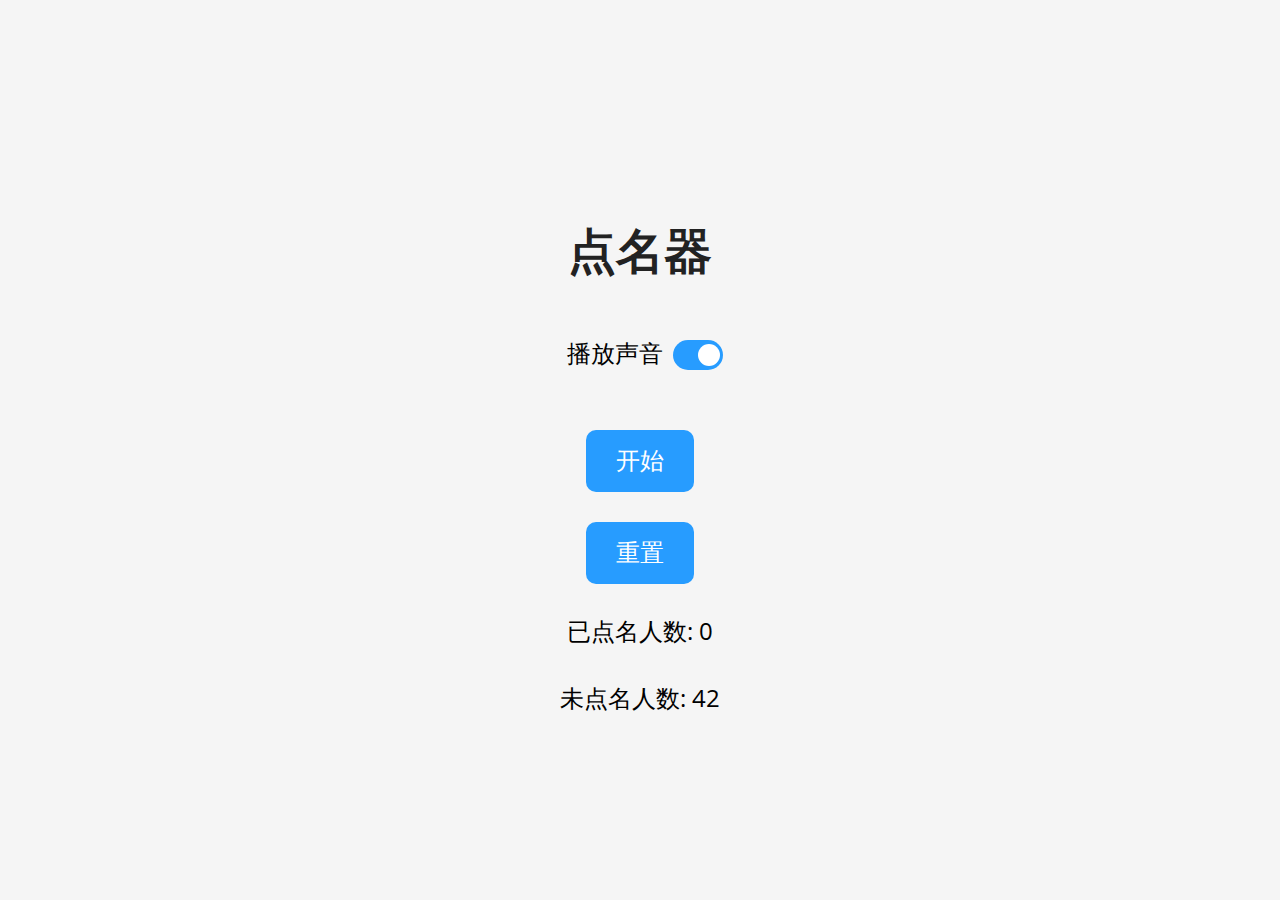
<file: sw.html>
<!DOCTYPE html>
<html>

<head>
    <title>点名器</title>
    <meta name="viewport" content="width=device-width, initial-scale=1">
    <link rel="icon" href="favicon.png">
    <link href="https://fonts.googleapis.com/css2?family=Open+Sans:wght@400;700&display=swap" rel="stylesheet">

    <style>
        body,
        html {
            height: 100%;
            margin: 0;
            overflow: hidden;
        }

        body {
            background-color: #f5f5f5;
            text-align: center;
            display: flex;
            flex-direction: column;
            justify-content: center;
            align-items: center;
            height: 100vh;
            overflow: hidden;
            font-family: 'Open Sans', sans-serif;
        }

        h1 {
            color: #222;
            font-weight: bold;
            font-size: 48px;
        }

        #nameDisplay {
            font-size: 60px;
            margin-top: 30px;
        }

        #startButton,
        #resetButton {
            background-color: #279cff;
            color: white;
            border: none;
            padding: 15px 30px;
            text-align: center;
            text-decoration: none;
            display: inline-block;
            font-size: 24px;
            margin-top: 30px;
            transition: all 0.2s ease-in-out;
            border-radius: 10px;
            cursor: pointer;
        }

        #startButton:active,
        #resetButton:active {
            transform: scale(0.95);
        }

        #startButton.disabled,
        #resetButton.disabled {
            background-color: #ccc;
            cursor: not-allowed;
        }

        .switch-container {
            display: flex;
            align-items: center;
            margin-top: 20px;
        }

        .switch-label {
            margin: 0 10px;
            font-size: 24px;
            font-weight: normal;
        }

        .count-container {
            margin-top: 30px;
            font-size: 24px;
            text-align: center;
        }

        .switch {
            position: relative;
            display: inline-block;
            width: 50px;
            height: 30px;
            margin-top: 3px;
        }

        .switch input {
            opacity: 0;
            width: 0;
            height: 0;
        }

        .slider {
            position: absolute;
            cursor: pointer;
            top: 0;
            left: 0;
            right: 0;
            bottom: 0;
            background-color: #ddd;
            transition: .4s;
            border-radius: 15px;
        }

        .slider:before {
            position: absolute;
            content: "";
            height: 22px;
            width: 22px;
            left: 3.25px;
            bottom: 4px;
            background-color: white;
            transition: .4s;
            border-radius: 50%;
        }

        input:checked+.slider {
            background-color: #279cff;
        }

        input:focus+.slider {
            box-shadow: 0 0 1px #279cff;
        }

        input:checked+.slider:before {
            transform: translateX(22px);
        }
    </style>
</head>

<body>
    <script>
        let playSound = true;
        let playedNames = [];
        let allNames = [
            "1 叶峻成", "2 生颜语", "3 马思佳", "4 陈涛", "5 彭静",
            "6 唐正全", "7 李秋云", "8 周曾虎", "9 吴旭", "10 陈源",
            "11 徐劲豪", "12 李迪", "13 高统原", "14 角洪羽", "15 王佳涛",
            "16 曹皓陇", "17 雷正旺", "18 王文龙", "19 李心灵", "20 罗贵明",
            "21 赵雪", "22 郑鑫鑫", "23 代玉琳", "24 杜盈盈", "25 何云峰",
            "26 胡蓉", "27 李锐", "28 李烨", "29 梁秀仙", "30 刘凯蝶",
            "31 卢加丽", "32 王进", "33 王永换", "34 吴昊霖", "35 杨富强",
            "36 杨旭", "37 余玉娇", "38 禹晓凤", "39 赵俊超", "40 钟润晴",
            "41 周镐", "42 祝孝天"
        ];
        let speakNames = [...allNames];
        const audio = new Audio('sound.mp3');

        // 初始化
        function readNames() {
            const startButton = document.getElementById('startButton');
            startButton.addEventListener('click', () => startRolling());
            updateCounts();
        }

        // 更新已点名和未点名人数
        function updateCounts() {
            document.getElementById('playedCount').textContent = playedNames.length;
            document.getElementById('remainingCount').textContent = allNames.length - playedNames.length;
        }

        // 朗读文本
        function speak(text) {
            if ('speechSynthesis' in window) {
                var utterance = new SpeechSynthesisUtterance(text);
                utterance.lang = 'zh-CN';
                window.speechSynthesis.speak(utterance);

                utterance.onerror = function (event) {
                    console.error('语音合成错误:', event);
                };
            } else {
                console.log('当前浏览器不支持语音合成。');
            }
        }

        // 开始滚动动画
        function startRolling() {
            const nameDisplay = document.getElementById('nameDisplay');
            const startButton = document.getElementById('startButton');
            const resetButton = document.getElementById('resetButton');
            startButton.disabled = true;
            startButton.classList.add('disabled');

            if (playedNames.length === allNames.length) {
                nameDisplay.textContent = "所有人已点完";
                startButton.disabled = true;
                startButton.classList.add('disabled');
            } else {
                if (playSound) {
                    audio.play();
                }
                let randomIndex, randomName;
                const rollInterval = setInterval(() => {
                    randomIndex = Math.floor(Math.random() * allNames.length);
                    randomName = allNames[randomIndex];
                    nameDisplay.textContent = randomName;
                }, 40);

                setTimeout(() => {
                    clearInterval(rollInterval);
                    // 防止重复
                    while (playedNames.includes(randomName)) {
                        randomIndex = Math.floor(Math.random() * allNames.length);
                        randomName = allNames[randomIndex];
                    }
                    playedNames.push(randomName);
                    console.log(playedNames.length + " " + randomName);
                    nameDisplay.textContent = randomName;
                    updateCounts();
                    startButton.disabled = false;
                    startButton.classList.remove('disabled');

                    if (playSound) {
                        audio.pause();
                        audio.currentTime = 0;
                        setTimeout(function () {
                            speak(speakNames[randomIndex]);
                        }, 200);
                    }
                }, Math.random() * 500 + 750);
            }
        }

        function resetRoll() {
            playedNames = [];
            const nameDisplay = document.getElementById('nameDisplay');
            nameDisplay.textContent = '';
            updateCounts();
            const startButton = document.getElementById('startButton');
            startButton.disabled = false;
            startButton.classList.remove('disabled');
        }

        // 显示弹窗
        function showPopup(contentHTML, titleText) {
            const popup = document.getElementById('popup');
            const popupTitle = document.getElementById('popupTitle');
            const popupContent = document.getElementById('popupContent');
            const closeBtn = document.querySelector('.close');

            // 设置标题
            popupTitle.innerHTML = titleText;

            // 设置内容
            popupContent.innerHTML = contentHTML;

            // 显示弹窗
            popup.style.display = 'block';

            // 关闭弹窗
            closeBtn.onclick = function () {
                popup.style.display = 'none';
            };

            // 点击弹窗外部关闭
            window.onclick = function (event) {
                if (event.target == popup) {
                    popup.style.display = 'none';
                }
            };
        }

        // 页面加载完成后执行
        document.addEventListener('DOMContentLoaded', function () {
            readNames();
            const startButton = document.getElementById('startButton');
            const resetButton = document.getElementById('resetButton');
            const playSoundSwitch = document.getElementById('playSoundSwitch');
            playSoundSwitch.addEventListener('change', () => {
                playSound = playSoundSwitch.checked;
                audio.pause();
                audio.currentTime = 0;
            });
            resetButton.addEventListener('click', resetRoll);

            // 检查浏览器是否支持Web Speech API
            if (!('speechSynthesis' in window)) {
                alert('抱歉，你的浏览器不支持Web Speech API');
            }
        });
    </script>
    <h1>点名器</h1>
    <div class="switch-container">
        <label class="switch-label">播放声音</label>
        <label class="switch">
            <input type="checkbox" id="playSoundSwitch" checked>
            <span class="slider round"></span>
        </label>
    </div>

    <div id="nameDisplay"></div>
    <button id="startButton">开始</button>
    <button id="resetButton" style="display: block;">重置</button>

    <div class="count-container">
        <span id="played" style="display: block; cursor: pointer;">已点名人数: <span
                id="playedCount">加载中...</span></span><br>
        <span id="remaining" style="display: block; cursor: pointer;">未点名人数: <span
                id="remainingCount">加载中...</span></span>
    </div>
</body>

</html>
</file>
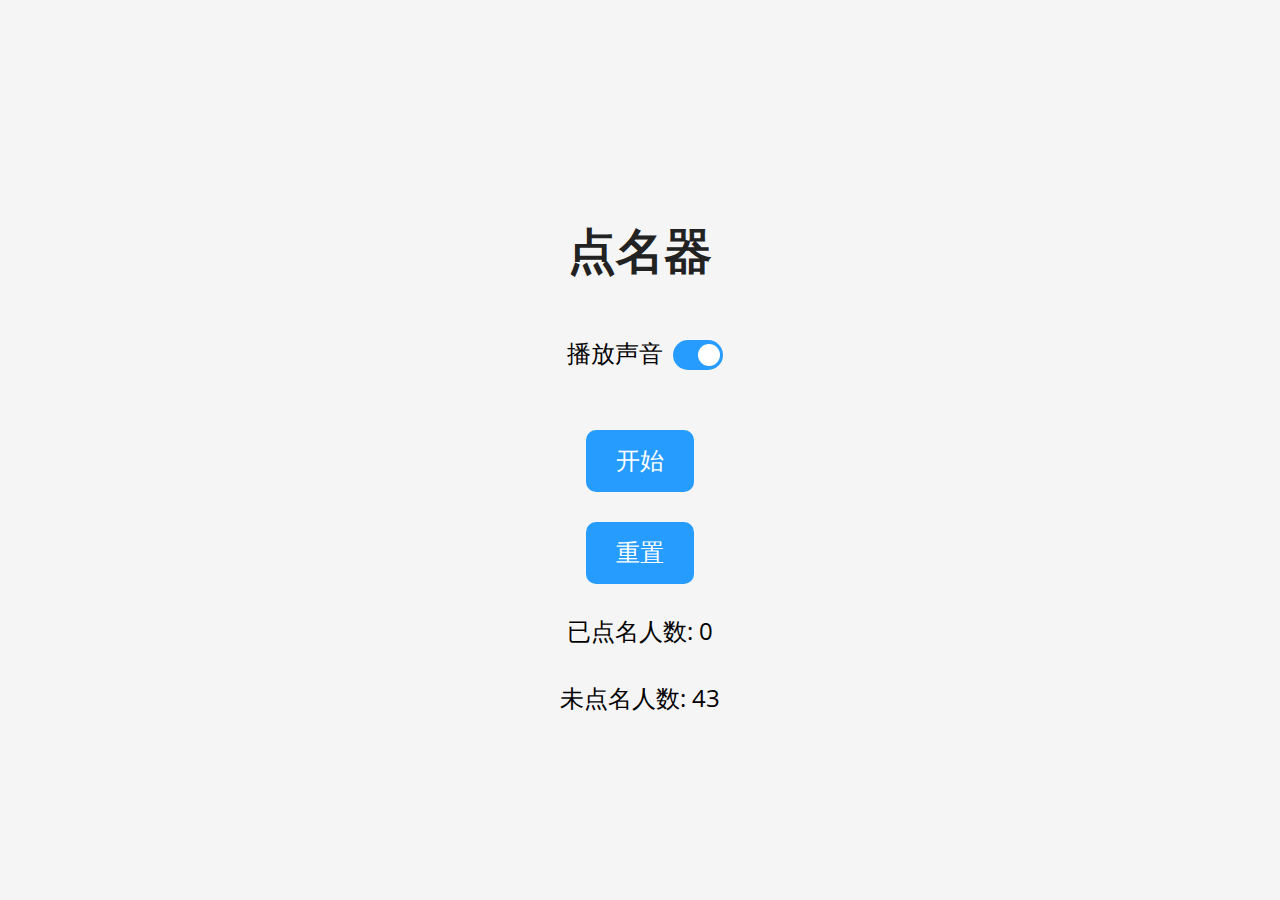
<file: xw.html>
<!DOCTYPE html>
<html>

<head>
    <title>点名器</title>
    <meta name="viewport" content="width=device-width, initial-scale=1">
    <link rel="icon" href="favicon.png">
    <link href="https://fonts.googleapis.com/css2?family=Open+Sans:wght@400;700&display=swap" rel="stylesheet">

    <style>
        body,
        html {
            height: 100%;
            margin: 0;
            overflow: hidden;
        }

        body {
            background-color: #f5f5f5;
            text-align: center;
            display: flex;
            flex-direction: column;
            justify-content: center;
            align-items: center;
            height: 100vh;
            overflow: hidden;
            font-family: 'Open Sans', sans-serif;
        }

        h1 {
            color: #222;
            font-weight: bold;
            font-size: 48px;
        }

        #nameDisplay {
            font-size: 60px;
            margin-top: 30px;
        }

        #startButton,
        #resetButton {
            background-color: #279cff;
            color: white;
            border: none;
            padding: 15px 30px;
            text-align: center;
            text-decoration: none;
            display: inline-block;
            font-size: 24px;
            margin-top: 30px;
            transition: all 0.2s ease-in-out;
            border-radius: 10px;
            cursor: pointer;
        }

        #startButton:active,
        #resetButton:active {
            transform: scale(0.95);
        }

        #startButton.disabled,
        #resetButton.disabled {
            background-color: #ccc;
            cursor: not-allowed;
        }

        .switch-container {
            display: flex;
            align-items: center;
            margin-top: 20px;
        }

        .switch-label {
            margin: 0 10px;
            font-size: 24px;
            font-weight: normal;
        }

        .count-container {
            margin-top: 30px;
            font-size: 24px;
            text-align: center;
        }

        .switch {
            position: relative;
            display: inline-block;
            width: 50px;
            height: 30px;
            margin-top: 3px;
        }

        .switch input {
            opacity: 0;
            width: 0;
            height: 0;
        }

        .slider {
            position: absolute;
            cursor: pointer;
            top: 0;
            left: 0;
            right: 0;
            bottom: 0;
            background-color: #ddd;
            transition: .4s;
            border-radius: 15px;
        }

        .slider:before {
            position: absolute;
            content: "";
            height: 22px;
            width: 22px;
            left: 3.25px;
            bottom: 4px;
            background-color: white;
            transition: .4s;
            border-radius: 50%;
        }

        input:checked+.slider {
            background-color: #279cff;
        }

        input:focus+.slider {
            box-shadow: 0 0 1px #279cff;
        }

        input:checked+.slider:before {
            transform: translateX(22px);
        }
    </style>
</head>

<body>
    <script>
        let playSound = true;
        let playedNames = [];
        let allNames = [
            "1 陆江孟", "2 徐贵玉", "3 武彩霞", "4 王达权", "5 李湘",
            "6 赵青", "7 马钰", "8 李学诚", "9 杨帆", "10 曾昭途",
            "11 冯文杰", "12 李绍源", "13 王熙文", "14 莫瑞雄", "15 耿远航",
            "16 陈仪铭", "17 杨丽", "18 杨菱宝", "19 张裕明", "20 周明梅",
            "21 付婷", "22 陈秀秀", "23 张婷", "24 王奕丹", "25 马晓莲",
            "26 耿廉明", "27 刘越", "28 代强", "29 钱爱琳", "30 资易",
            "31 李黑强", "32 陈思傲", "33 李朝恩", "34 周兴龙", "35 王擅禧",
            "36 刘思婷", "37 谢文莉", "38 岩尼扫", "39 左娅萍", "40 皇育锦",
            "41 辜粉洁", "42 王芳", "43 李杰伟"
        ];
        let speakNames = [...allNames];
        const audio = new Audio('sound.mp3');

        // 初始化
        function readNames() {
            const startButton = document.getElementById('startButton');
            startButton.addEventListener('click', () => startRolling());
            updateCounts();
        }

        // 更新已点名和未点名人数
        function updateCounts() {
            document.getElementById('playedCount').textContent = playedNames.length;
            document.getElementById('remainingCount').textContent = allNames.length - playedNames.length;
        }

        // 朗读文本
        function speak(text) {
            if ('speechSynthesis' in window) {
                var utterance = new SpeechSynthesisUtterance(text);
                utterance.lang = 'zh-CN';
                window.speechSynthesis.speak(utterance);

                utterance.onerror = function (event) {
                    console.error('语音合成错误:', event);
                };
            } else {
                console.log('当前浏览器不支持语音合成。');
            }
        }

        // 开始滚动动画
        function startRolling() {
            const nameDisplay = document.getElementById('nameDisplay');
            const startButton = document.getElementById('startButton');
            const resetButton = document.getElementById('resetButton');
            startButton.disabled = true;
            startButton.classList.add('disabled');

            if (playedNames.length === allNames.length) {
                nameDisplay.textContent = "所有人已点完";
                startButton.disabled = true;
                startButton.classList.add('disabled');
            } else {
                if (playSound) {
                    audio.play();
                }
                let randomIndex, randomName;
                const rollInterval = setInterval(() => {
                    randomIndex = Math.floor(Math.random() * allNames.length);
                    randomName = allNames[randomIndex];
                    nameDisplay.textContent = randomName;
                }, 40);

                setTimeout(() => {
                    clearInterval(rollInterval);
                    // 防止重复
                    while (playedNames.includes(randomName)) {
                        randomIndex = Math.floor(Math.random() * allNames.length);
                        randomName = allNames[randomIndex];
                    }
                    playedNames.push(randomName);
                    console.log(playedNames.length + " " + randomName);
                    nameDisplay.textContent = randomName;
                    updateCounts();
                    startButton.disabled = false;
                    startButton.classList.remove('disabled');

                    if (playSound) {
                        audio.pause();
                        audio.currentTime = 0;
                        setTimeout(function () {
                            speak(speakNames[randomIndex]);
                        }, 200);
                    }
                }, Math.random() * 500 + 750);
            }
        }

        function resetRoll() {
            playedNames = [];
            const nameDisplay = document.getElementById('nameDisplay');
            nameDisplay.textContent = '';
            updateCounts();
            const startButton = document.getElementById('startButton');
            startButton.disabled = false;
            startButton.classList.remove('disabled');
        }

        // 显示弹窗
        function showPopup(contentHTML, titleText) {
            const popup = document.getElementById('popup');
            const popupTitle = document.getElementById('popupTitle');
            const popupContent = document.getElementById('popupContent');
            const closeBtn = document.querySelector('.close');

            // 设置标题
            popupTitle.innerHTML = titleText;

            // 设置内容
            popupContent.innerHTML = contentHTML;

            // 显示弹窗
            popup.style.display = 'block';

            // 关闭弹窗
            closeBtn.onclick = function () {
                popup.style.display = 'none';
            };

            // 点击弹窗外部关闭
            window.onclick = function (event) {
                if (event.target == popup) {
                    popup.style.display = 'none';
                }
            };
        }

        // 页面加载完成后执行
        document.addEventListener('DOMContentLoaded', function () {
            readNames();
            const startButton = document.getElementById('startButton');
            const resetButton = document.getElementById('resetButton');
            const playSoundSwitch = document.getElementById('playSoundSwitch');
            playSoundSwitch.addEventListener('change', () => {
                playSound = playSoundSwitch.checked;
                audio.pause();
                audio.currentTime = 0;
            });
            resetButton.addEventListener('click', resetRoll);

            // 检查浏览器是否支持Web Speech API
            if (!('speechSynthesis' in window)) {
                alert('抱歉，你的浏览器不支持Web Speech API');
            }
        });
    </script>
    <h1>点名器</h1>
    <div class="switch-container">
        <label class="switch-label">播放声音</label>
        <label class="switch">
            <input type="checkbox" id="playSoundSwitch" checked>
            <span class="slider round"></span>
        </label>
    </div>

    <div id="nameDisplay"></div>
    <button id="startButton">开始</button>
    <button id="resetButton" style="display: block;">重置</button>

    <div class="count-container">
        <span id="played" style="display: block; cursor: pointer;">已点名人数: <span
                id="playedCount">加载中...</span></span><br>
        <span id="remaining" style="display: block; cursor: pointer;">未点名人数: <span
                id="remainingCount">加载中...</span></span>
    </div>
</body>

</html>
</file>
